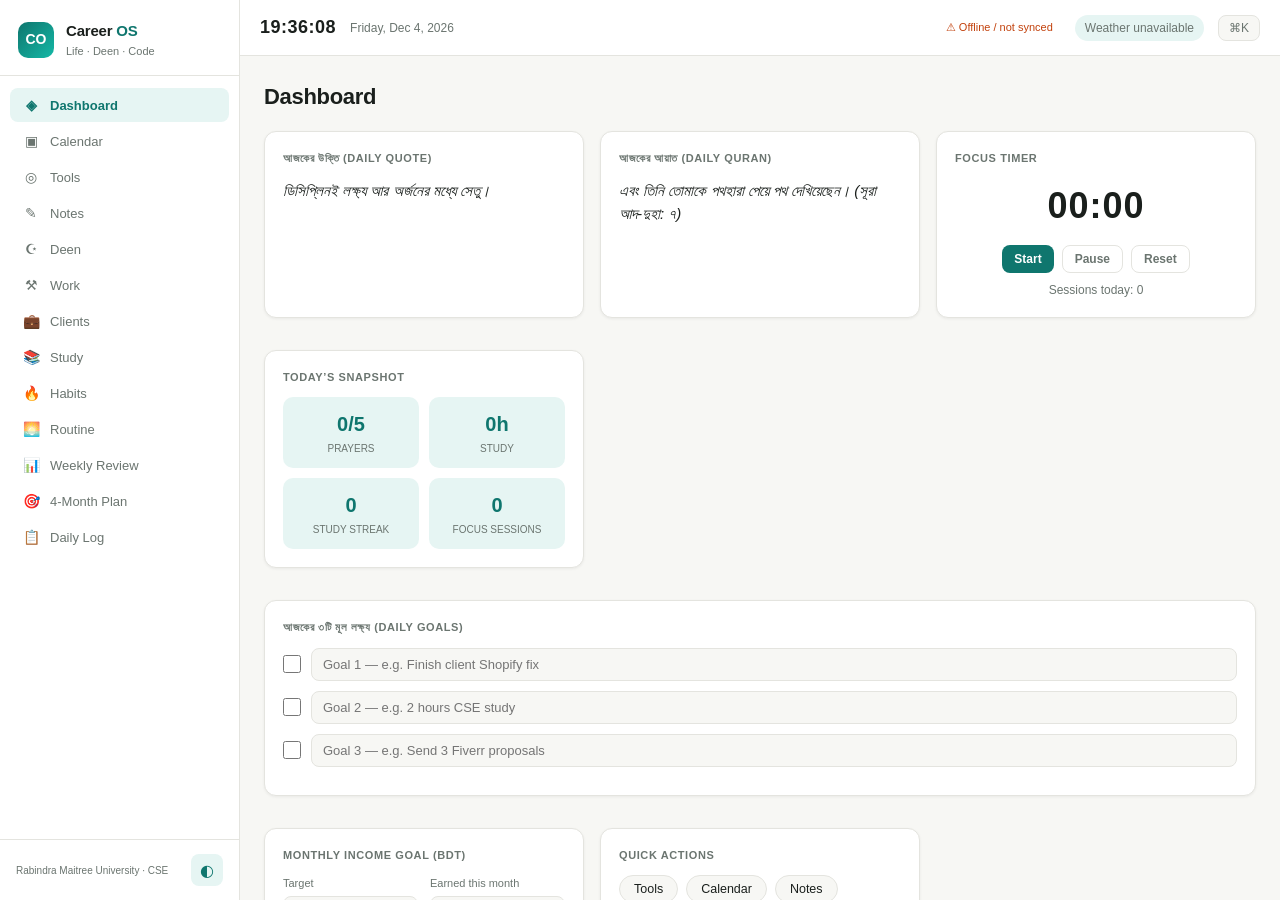
<file: index.html>
<!DOCTYPE html>
<html lang="en">
<head>
  <meta charset="UTF-8" />
  <meta name="viewport" content="width=device-width, initial-scale=1.0" />
  <meta name="theme-color" content="#0F766E" />
  <meta name="description" content="Career OS — All-in-one life, deen, study & work dashboard" />
  <link rel="manifest" href="manifest.json" />
  <link rel="icon" href="data:image/svg+xml,<svg xmlns='http://www.w3.org/2000/svg' viewBox='0 0 100 100'><text y='.9em' font-size='90'>🎯</text></svg>" />
  <title>Career OS</title>
  <link rel="stylesheet" href="styles.css" />
</head>
<body>
  <div id="app">
    <!-- SIDEBAR -->
    <aside class="sidebar" id="sidebar">
      <div class="sidebar-brand">
        <div class="logo">CO</div>
        <div>
          <div class="brand-name">Career <span>OS</span></div>
          <div class="brand-sub">Life · Deen · Code</div>
        </div>
      </div>

      <nav class="nav">
        <button class="nav-item active" data-view="dashboard"><span class="icon">◈</span> Dashboard</button>
        <button class="nav-item" data-view="calendar"><span class="icon">▣</span> Calendar</button>
        <button class="nav-item" data-view="tools"><span class="icon">◎</span> Tools</button>
        <button class="nav-item" data-view="notes"><span class="icon">✎</span> Notes</button>
        <button class="nav-item" data-view="deen"><span class="icon">☪</span> Deen</button>
        <button class="nav-item" data-view="work"><span class="icon">⚒</span> Work</button>
        <button class="nav-item" data-view="clients"><span class="icon">💼</span> Clients</button>
        <button class="nav-item" data-view="study"><span class="icon">📚</span> Study</button>
        <button class="nav-item" data-view="habits"><span class="icon">🔥</span> Habits</button>
        <button class="nav-item" data-view="routine"><span class="icon">🌅</span> Routine</button>
        <button class="nav-item" data-view="weekly"><span class="icon">📊</span> Weekly Review</button>
        <button class="nav-item" data-view="plan"><span class="icon">🎯</span> 4-Month Plan</button>
        <button class="nav-item" data-view="daily"><span class="icon">📋</span> Daily Log</button>
      </nav>

      <div class="sidebar-footer">
        <div class="uni-badge">Rabindra Maitree University · CSE</div>
        <button class="theme-btn" id="themeToggle" title="Toggle theme">◐</button>
      </div>
    </aside>

    <!-- MAIN -->
    <main class="main">
      <!-- TOP BAR -->
      <header class="topbar">
        <div class="topbar-left">
          <button class="menu-btn" id="menuBtn">☰</button>
          <div class="live-clock" id="liveClock">--:--:--</div>
          <div class="live-date" id="liveDate"></div>
        </div>
        <div class="topbar-right">
          <div class="weather-mini" id="weatherMini">Loading weather…</div>
          <button class="cmd-btn" id="cmdBtn" title="Command Palette (Ctrl+K)">⌘K</button>
        </div>
      </header>

      <!-- VIEWS -->
      <div class="content">
        <!-- DASHBOARD -->
        <section class="view active" id="view-dashboard">
          <div class="page-title">Dashboard</div>
          <div class="dash-grid">
            <div class="card quote-card">
              <div class="card-label">আজকের উক্তি (Daily Quote)</div>
              <p id="dailyQuote">Loading…</p>
            </div>
            <div class="card quran-card">
              <div class="card-label">আজকের আয়াত (Daily Quran)</div>
              <p id="dailyQuran">Loading…</p>
            </div>
            <div class="card">
              <div class="card-label">Focus Timer</div>
              <div class="timer-display" id="dashFocusTime">25:00</div>
              <div class="timer-controls">
                <button class="btn sm" onclick="startFocus()">Start</button>
                <button class="btn sm ghost" onclick="pauseFocus()">Pause</button>
                <button class="btn sm ghost" onclick="resetFocus()">Reset</button>
              </div>
              <div class="small muted" style="text-align:center;margin-top:8px;" id="focusCountLabel">Sessions today: 0</div>
            </div>
            <div class="card">
              <div class="card-label">Today’s Snapshot</div>
              <div class="kpi-row" id="dashKpis"></div>
            </div>

            <!-- Daily Goals -->
            <div class="card wide">
              <div class="card-label">আজকের ৩টি মূল লক্ষ্য (Daily Goals)</div>
              <div id="dailyGoalsBox">
                <div class="goal-row">
                  <input type="checkbox" id="goalCheck0" onchange="toggleGoal(0)" />
                  <input type="text" id="goalText0" placeholder="Goal 1 — e.g. Finish client Shopify fix" onchange="saveGoals()" />
                </div>
                <div class="goal-row">
                  <input type="checkbox" id="goalCheck1" onchange="toggleGoal(1)" />
                  <input type="text" id="goalText1" placeholder="Goal 2 — e.g. 2 hours CSE study" onchange="saveGoals()" />
                </div>
                <div class="goal-row">
                  <input type="checkbox" id="goalCheck2" onchange="toggleGoal(2)" />
                  <input type="text" id="goalText2" placeholder="Goal 3 — e.g. Send 3 Fiverr proposals" onchange="saveGoals()" />
                </div>
              </div>
            </div>

            <!-- Income Goal -->
            <div class="card">
              <div class="card-label">Monthly Income Goal (BDT)</div>
              <div class="row" style="margin-bottom:8px;">
                <div class="field">
                  <label>Target</label>
                  <input type="number" id="incomeTarget" value="50000" min="0" onchange="saveIncomeGoal()" />
                </div>
                <div class="field">
                  <label>Earned this month</label>
                  <input type="number" id="incomeEarned" value="0" min="0" onchange="saveIncomeGoal()" />
                </div>
              </div>
              <div class="progress-row">
                <div class="progress-track"><div class="progress-fill" id="incomeProgressFill" style="width:0%"></div></div>
                <div class="progress-pct" id="incomeProgressPct">0%</div>
              </div>
            </div>

            <div class="card">
              <div class="card-label">Quick Actions</div>
              <div class="quick-tools">
                <button class="tool-chip" onclick="switchView('tools')">Tools</button>
                <button class="tool-chip" onclick="switchView('calendar')">Calendar</button>
                <button class="tool-chip" onclick="switchView('notes')">Notes</button>
                <button class="tool-chip" onclick="switchView('deen')">Deen</button>
                <button class="tool-chip" onclick="switchView('work')">Work</button>
                <button class="tool-chip" onclick="exportData()">Export Backup</button>
              </div>
            </div>

            <div class="card wide">
              <div class="card-label">Music / Lofi</div>
              <div class="lofi-box">
                <input type="text" id="ytLink" placeholder="Paste YouTube link (lofi / study music)…" />
                <button class="btn" onclick="loadYoutube()">Play</button>
              </div>
              <div id="ytPlayer" class="yt-player"></div>
            </div>
          </div>
        </section>

        <!-- CALENDAR -->
        <section class="view" id="view-calendar">
          <div class="page-title">Calendar</div>
          <div class="card">
            <div class="cal-header">
              <button class="btn ghost" onclick="changeMonth(-1)">‹</button>
              <h2 id="calTitle">Month Year</h2>
              <button class="btn ghost" onclick="changeMonth(1)">›</button>
              <button class="btn sm" onclick="goToday()">Today</button>
            </div>
            <div class="cal-weekdays">
              <span>Sun</span><span>Mon</span><span>Tue</span><span>Wed</span><span>Thu</span><span>Fri</span><span>Sat</span>
            </div>
            <div class="cal-grid" id="calGrid"></div>
            <div class="cal-note" id="calNoteArea">
              <div class="card-label">Selected day note</div>
              <textarea id="calNoteInput" placeholder="Write something for this day…"></textarea>
              <button class="btn sm" onclick="saveCalNote()">Save note</button>
            </div>
          </div>
        </section>

        <!-- TOOLS -->
        <section class="view" id="view-tools">
          <div class="page-title">Tools</div>
          <div class="tools-grid">
            <!-- Calculator -->
            <div class="card">
              <div class="card-label">Calculator</div>
              <div class="calc">
                <input type="text" id="calcDisplay" readonly value="0" />
                <div class="calc-keys">
                  <button onclick="calcInput('C')">C</button>
                  <button onclick="calcInput('±')">±</button>
                  <button onclick="calcInput('%')">%</button>
                  <button class="op" onclick="calcInput('/')">÷</button>
                  <button onclick="calcInput('7')">7</button>
                  <button onclick="calcInput('8')">8</button>
                  <button onclick="calcInput('9')">9</button>
                  <button class="op" onclick="calcInput('*')">×</button>
                  <button onclick="calcInput('4')">4</button>
                  <button onclick="calcInput('5')">5</button>
                  <button onclick="calcInput('6')">6</button>
                  <button class="op" onclick="calcInput('-')">−</button>
                  <button onclick="calcInput('1')">1</button>
                  <button onclick="calcInput('2')">2</button>
                  <button onclick="calcInput('3')">3</button>
                  <button class="op" onclick="calcInput('+')">+</button>
                  <button class="zero" onclick="calcInput('0')">0</button>
                  <button onclick="calcInput('.')">.</button>
                  <button class="eq" onclick="calcInput('=')">=</button>
                </div>
              </div>
            </div>

            <!-- Currency -->
            <div class="card">
              <div class="card-label">Currency Converter</div>
              <div class="currency">
                <div class="row">
                  <input type="number" id="curAmount" value="1" min="0" step="any" />
                  <select id="curFrom">
                    <option value="USD">USD</option>
                    <option value="BDT" selected>BDT</option>
                    <option value="EUR">EUR</option>
                    <option value="GBP">GBP</option>
                    <option value="INR">INR</option>
                    <option value="SAR">SAR</option>
                  </select>
                </div>
                <div class="swap" onclick="swapCurrency()">⇅</div>
                <div class="row">
                  <input type="text" id="curResult" readonly />
                  <select id="curTo">
                    <option value="BDT">BDT</option>
                    <option value="USD" selected>USD</option>
                    <option value="EUR">EUR</option>
                    <option value="GBP">GBP</option>
                    <option value="INR">INR</option>
                    <option value="SAR">SAR</option>
                  </select>
                </div>
                <div class="cur-rate" id="curRate">Loading rates…</div>
                <button class="btn sm" onclick="convertCurrency()">Convert</button>
              </div>
            </div>

            <!-- Stopwatch -->
            <div class="card">
              <div class="card-label">Stopwatch</div>
              <div class="timer-display" id="stopwatchDisplay">00:00:00</div>
              <div class="timer-controls">
                <button class="btn sm" id="swStartBtn" onclick="toggleStopwatch()">Start</button>
                <button class="btn sm ghost" onclick="resetStopwatch()">Reset</button>
                <button class="btn sm ghost" onclick="lapStopwatch()">Lap</button>
              </div>
              <ul class="laps" id="lapsList"></ul>
            </div>

            <!-- Focus / Pomodoro -->
            <div class="card">
              <div class="card-label">Focus Timer (Pomodoro)</div>
              <div class="focus-modes">
                <button class="mode active" data-min="25" onclick="setFocusMode(25,this)">25m</button>
                <button class="mode" data-min="45" onclick="setFocusMode(45,this)">45m</button>
                <button class="mode" data-min="60" onclick="setFocusMode(60,this)">60m</button>
                <button class="mode" data-min="5" onclick="setFocusMode(5,this)">5m Break</button>
              </div>
              <div class="timer-display big" id="focusDisplay">25:00</div>
              <div class="timer-controls">
                <button class="btn" id="focusStartBtn" onclick="toggleFocus()">Start Focus</button>
                <button class="btn ghost" onclick="resetFocus()">Reset</button>
              </div>
              <div class="focus-status" id="focusStatus">Ready to focus</div>
            </div>

            <!-- Alarm -->
            <div class="card">
              <div class="card-label">Alarm</div>
              <div class="alarm-form">
                <input type="time" id="alarmTime" />
                <input type="text" id="alarmLabel" placeholder="Label (optional)" />
                <button class="btn sm" onclick="setAlarm()">Set Alarm</button>
              </div>
              <ul class="alarm-list" id="alarmList"></ul>
            </div>
          </div>
        </section>

        <!-- NOTES -->
        <section class="view" id="view-notes">
          <div class="page-title">Notes</div>
          <div class="notes-layout">
            <div class="notes-sidebar">
              <button class="btn full" onclick="newNote()">+ New Note</button>
              <ul class="notes-list" id="notesList"></ul>
            </div>
            <div class="notes-editor card">
              <input type="text" id="noteTitle" placeholder="Note title…" />
              <textarea id="noteBody" placeholder="Write freely… (supports basic markdown feel)"></textarea>
              <div class="note-actions">
                <button class="btn sm" onclick="saveNote()">Save</button>
                <button class="btn sm ghost danger" onclick="deleteNote()">Delete</button>
                <span class="note-meta" id="noteMeta"></span>
              </div>
            </div>
          </div>
        </section>

        <!-- DEEN -->
        <section class="view" id="view-deen">
          <div class="page-title">Deen</div>
          <div class="islamic-header">
            <h2>Today’s Deen</h2>
            <p>Small consistent acts — that’s what the Prophet ﷺ loved most.</p>
            <div class="streak-badge" id="prayerStreak">0 day streak · 0/5</div>
          </div>
          <div class="card">
            <div class="card-label">Prayers</div>
            <div class="prayer-grid" id="prayerGrid"></div>
          </div>
          <div class="card">
            <div class="card-label">Tasbih</div>
            <div class="tasbih-wrap">
              <button class="tasbih-btn" id="tasbihBtn" onclick="tapTasbih(1)">0</button>
              <div class="tasbih-label">SubhanAllah · Alhamdulillah · Allahu Akbar</div>
              <div class="tasbih-actions">
                <button class="btn sm ghost" onclick="tapTasbih(33)">+33</button>
                <button class="btn sm ghost" onclick="tapTasbih(100)">+100</button>
                <button class="btn sm ghost" onclick="resetTasbih()">Reset</button>
              </div>
            </div>
          </div>
          <div class="card">
            <div class="card-label">Qur’an today</div>
            <div class="row">
              <div class="field">
                <label>Pages</label>
                <input type="number" id="q_pages" min="0" onchange="updateQuranQuick()" />
              </div>
              <div class="field">
                <label>Minutes</label>
                <input type="number" id="q_minutes" min="0" onchange="updateQuranQuick()" />
              </div>
            </div>
            <label class="checkrow">
              <input type="checkbox" id="q_dua" onchange="updateDuaQuick()" /> Dua / Islamic reading done
            </label>
          </div>
          <div class="card">
            <div class="card-label">Surahs I’m learning</div>
            <div class="list-add">
              <input type="text" id="quranNew" placeholder="e.g. Surah Al-Mulk" />
              <button class="btn sm" onclick="addQuranItem()">Add</button>
            </div>
            <ul class="list-items" id="quranList"></ul>
          </div>
        </section>

        <!-- WORK -->
        <section class="view" id="view-work">
          <div class="page-title">Work</div>
          <div class="card">
            <div class="card-label">Freelance / Dev To-Do</div>
            <div class="list-add">
              <input type="text" id="taskNew" placeholder="e.g. Send 3 Upwork proposals" />
              <select id="taskPlatform">
                <option>Fiverr</option><option>Upwork</option><option>LinkedIn</option><option>Client work</option><option>Other</option>
              </select>
              <button class="btn sm" onclick="addTask()">Add</button>
            </div>
            <ul class="list-items" id="taskList"></ul>
          </div>
          <div class="card">
            <div class="card-label">Ideas Inbox</div>
            <div class="list-add">
              <input type="text" id="ideaNew" placeholder="Capture idea now…" />
              <select id="ideaTag">
                <option>Business</option><option>Content</option><option>Feature</option><option>Client</option><option>Other</option>
              </select>
              <button class="btn sm" onclick="addIdea()">Add</button>
            </div>
            <ul class="list-items" id="ideaList"></ul>
          </div>
        </section>

        <!-- STUDY -->
        <section class="view" id="view-study">
          <div class="page-title">Study</div>
          <div class="card">
            <div class="card-label">Topics & Roadmap</div>
            <div class="list-add">
              <input type="text" id="studyNew" placeholder="e.g. Data Structures — Arrays" />
              <button class="btn sm" onclick="addStudyItem()">Add</button>
            </div>
            <ul class="list-items" id="studyList"></ul>
          </div>
          <div class="card">
            <div class="card-label">Skill Roadmap</div>
            <ul class="list-items" id="skillList"></ul>
          </div>
        </section>

        <!-- HABITS -->
        <section class="view" id="view-habits">
          <div class="page-title">Habits (30 days)</div>
          <div class="card">
            <div class="habit-grid" id="habitGrid"></div>
          </div>
        </section>

        <!-- PLAN -->
        <section class="view" id="view-plan">
          <div class="page-title">4-Month Plan</div>
          <div class="card">
            <div class="row">
              <div class="field">
                <label>Plan title</label>
                <input type="text" id="plan_title" placeholder="e.g. Life reset — Aug to Nov 2026" />
              </div>
              <div class="field">
                <label>Target date</label>
                <input type="date" id="plan_target" />
              </div>
            </div>
            <div class="field">
              <label>Vision</label>
              <textarea id="plan_vision" placeholder="Where you want career, deen and life to be…"></textarea>
            </div>
            <button class="btn" onclick="savePlan()">Save Plan</button>
            <div id="planCountdown" class="small muted"></div>
          </div>
          <div class="card">
            <div class="card-label">Milestones</div>
            <div class="list-add">
              <input type="text" id="milestoneNew" placeholder="e.g. Land 2 recurring clients" />
              <select id="milestoneMonth">
                <option value="1">Month 1</option>
                <option value="2">Month 2</option>
                <option value="3">Month 3</option>
                <option value="4">Month 4</option>
              </select>
              <button class="btn sm" onclick="addMilestone()">Add</button>
            </div>
            <div class="progress-row">
              <div class="progress-label">Overall</div>
              <div class="progress-track"><div class="progress-fill" id="planProgressFill" style="width:0%"></div></div>
              <div class="progress-pct" id="planProgressPct">0%</div>
            </div>
            <ul class="list-items" id="milestoneList"></ul>
          </div>
        </section>

        <!-- DAILY LOG -->
        <section class="view" id="view-daily">
          <div class="page-title">Daily Log</div>
          <div class="card">
            <div class="subhead">Deen</div>
            <div class="row">
              <div class="field"><label>Quran pages</label><input type="number" id="d_quranPages" min="0" /></div>
              <div class="field"><label>Quran minutes</label><input type="number" id="d_quranMinutes" min="0" /></div>
              <div class="field"><label>Zikr count</label><input type="number" id="d_zikr" min="0" /></div>
            </div>
            <label class="checkrow"><input type="checkbox" id="d_duaRead" /> Dua / Islamic reading done</label>

            <div class="subhead">Work / Freelance</div>
            <div class="row">
              <div class="field"><label>Freelance hours</label><input type="number" id="d_freelance" step="0.5" min="0" /></div>
              <div class="field"><label>Coding study hours</label><input type="number" id="d_study" step="0.5" min="0" /></div>
              <div class="field"><label>GitHub commits</label><input type="number" id="d_commits" min="0" /></div>
            </div>
            <div class="row">
              <div class="field"><label>Proposals sent</label><input type="number" id="d_proposals" min="0" /></div>
              <div class="field"></div>
              <div class="field"></div>
            </div>
            <label class="checkrow"><input type="checkbox" id="d_fiverrTouch" /> Fiverr / portfolio touch</label>
            <label class="checkrow"><input type="checkbox" id="d_marketing" /> Marketing block done</label>

            <div class="subhead">Study & Health</div>
            <div class="row">
              <div class="field"><label>CSE / Job-exam hours</label><input type="number" id="d_gov" step="0.5" min="0" /></div>
              <div class="field"><label>English (min)</label><input type="number" id="d_english" min="0" /></div>
              <div class="field"><label>Exercise (min)</label><input type="number" id="d_exercise" min="0" /></div>
            </div>

            <div class="subhead">Money (BDT)</div>
            <div class="row">
              <div class="field"><label>Income today</label><input type="number" id="d_income" min="0" /></div>
              <div class="field"><label>Expenses today</label><input type="number" id="d_expenses" min="0" /></div>
            </div>

            <button class="btn" onclick="saveDaily()">Save Today’s Log</button>
            <span class="saved-msg" id="savedMsg">Saved</span>
          </div>
          <div class="card">
            <div class="card-label">Recent days</div>
            <div id="recentLog"></div>
          </div>
        </section>

        <!-- CLIENTS / ACTIVE PROJECTS -->
        <section class="view" id="view-clients">
          <div class="page-title">Active Clients & Projects</div>
          <div class="card">
            <div class="card-label">Add Client / Project</div>
            <div class="list-add">
              <input type="text" id="clientName" placeholder="Client or project name" />
              <select id="clientStatus">
                <option value="Active">Active</option>
                <option value="Waiting">Waiting on client</option>
                <option value="Revision">Revision</option>
                <option value="Completed">Completed</option>
              </select>
              <input type="date" id="clientDeadline" />
              <button class="btn sm" onclick="addClient()">Add</button>
            </div>
            <ul class="list-items" id="clientList"></ul>
          </div>
        </section>

        <!-- ROUTINE (Morning & Night Checklist) -->
        <section class="view" id="view-routine">
          <div class="page-title">Morning & Night Routine</div>
          <div class="card">
            <div class="card-label">🌅 Morning Checklist</div>
            <div id="morningList"></div>
            <button class="btn sm" style="margin-top:12px;" onclick="saveRoutine()">Save Morning</button>
          </div>
          <div class="card">
            <div class="card-label">🌙 Night Checklist</div>
            <div id="nightList"></div>
            <button class="btn sm" style="margin-top:12px;" onclick="saveRoutine()">Save Night</button>
          </div>
        </section>

        <!-- WEEKLY REVIEW -->
        <section class="view" id="view-weekly">
          <div class="page-title">Weekly Review</div>
          <div class="card">
            <div class="card-label">Last 7 Days Summary</div>
            <div id="weeklySummary"></div>
          </div>
          <div class="card">
            <div class="card-label">Freelance vs Study Hours (7 days)</div>
            <div id="weeklyTimeBars"></div>
          </div>
          <div class="card">
            <div class="card-label">Your Reflection</div>
            <textarea id="weeklyReflection" placeholder="What went well? What needs improvement? What will you focus on next week?" style="min-height:120px;"></textarea>
            <button class="btn" style="margin-top:10px;" onclick="saveWeeklyReflection()">Save Reflection</button>
            <span class="saved-msg" id="savedWeekly">Saved</span>
          </div>
        </section>
      </div>
    </main>
  </div>

  <!-- COMMAND PALETTE -->
  <div class="cmd-overlay" id="cmdOverlay">
    <div class="cmd-box">
      <input type="text" id="cmdInput" placeholder="Type a command or search…" autocomplete="off" />
      <ul id="cmdResults"></ul>
    </div>
  </div>

  <!-- STICKY NOTES CONTAINER -->
  <div id="stickyContainer"></div>

  <script src="app.js"></script>
  <script>
    if ('serviceWorker' in navigator) {
      navigator.serviceWorker.register('sw.js').catch(() => {});
    }
  </script>
</body>
</html>
</file>
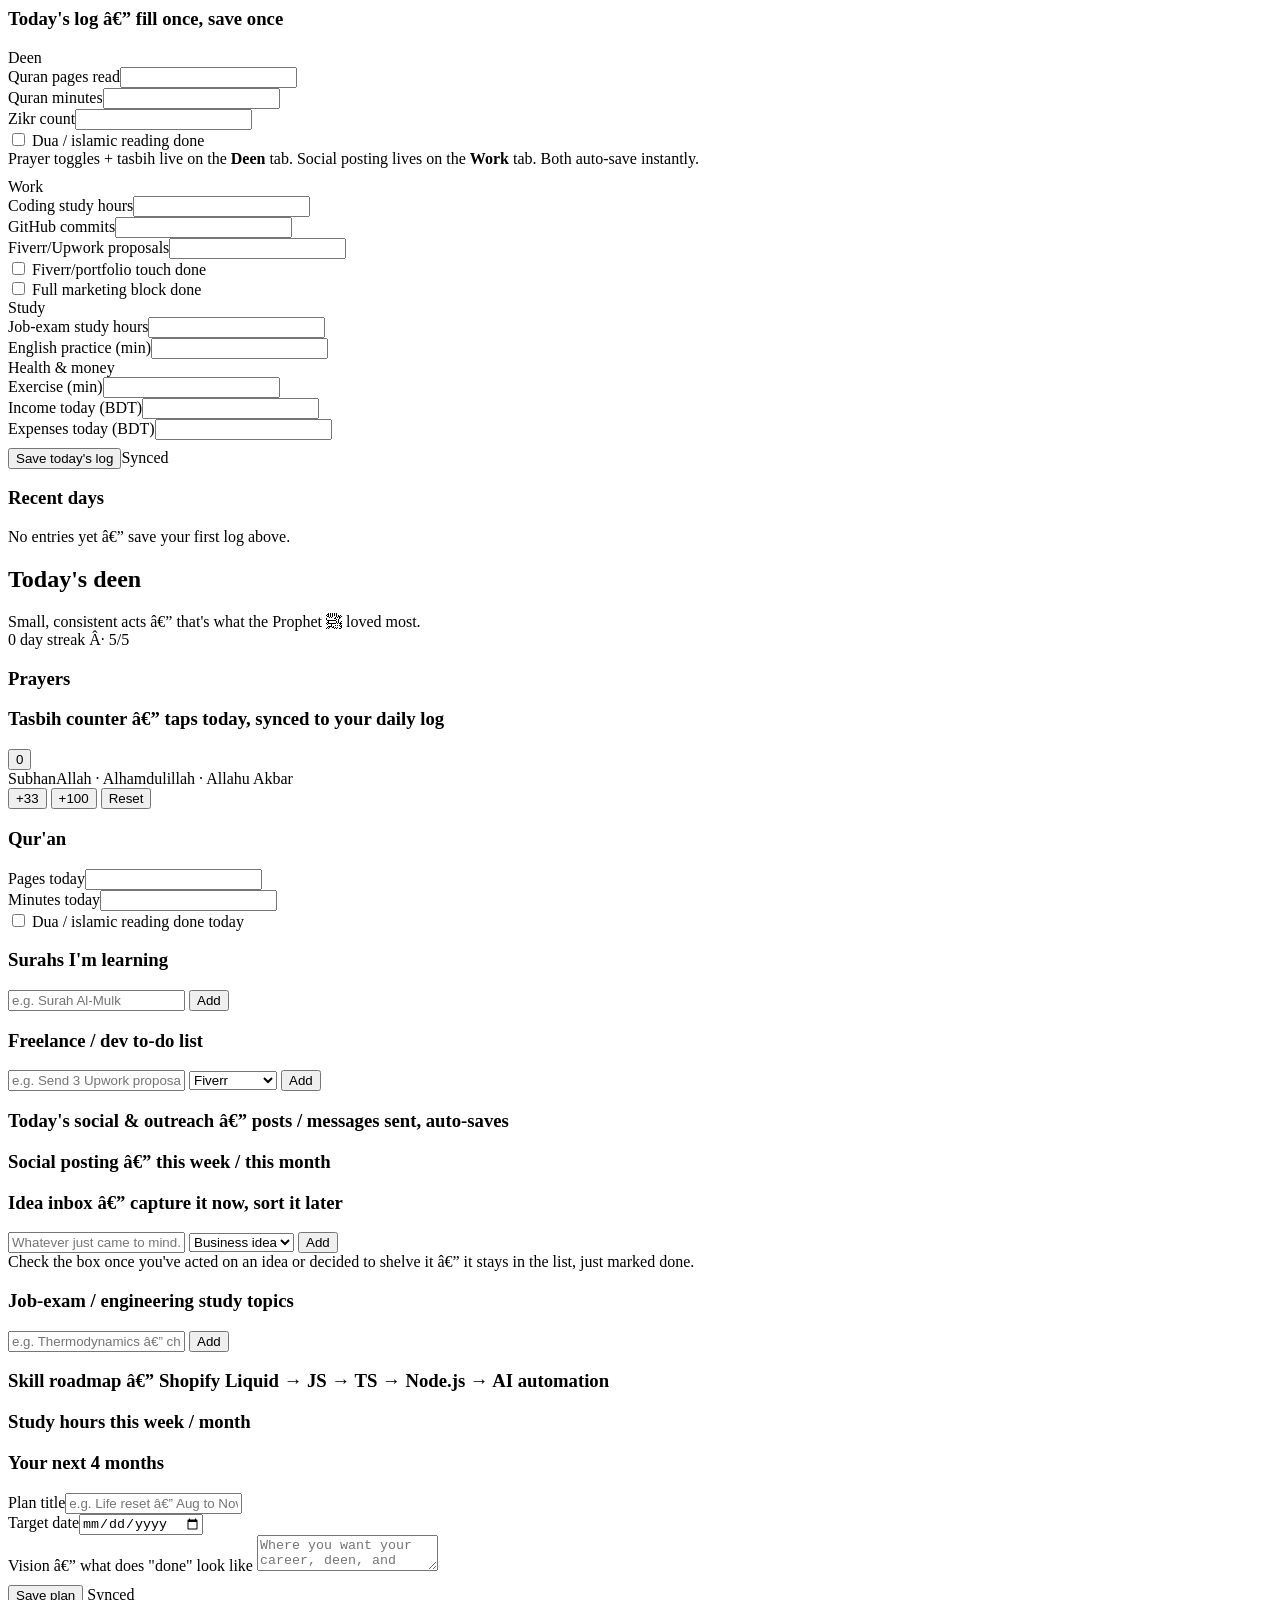
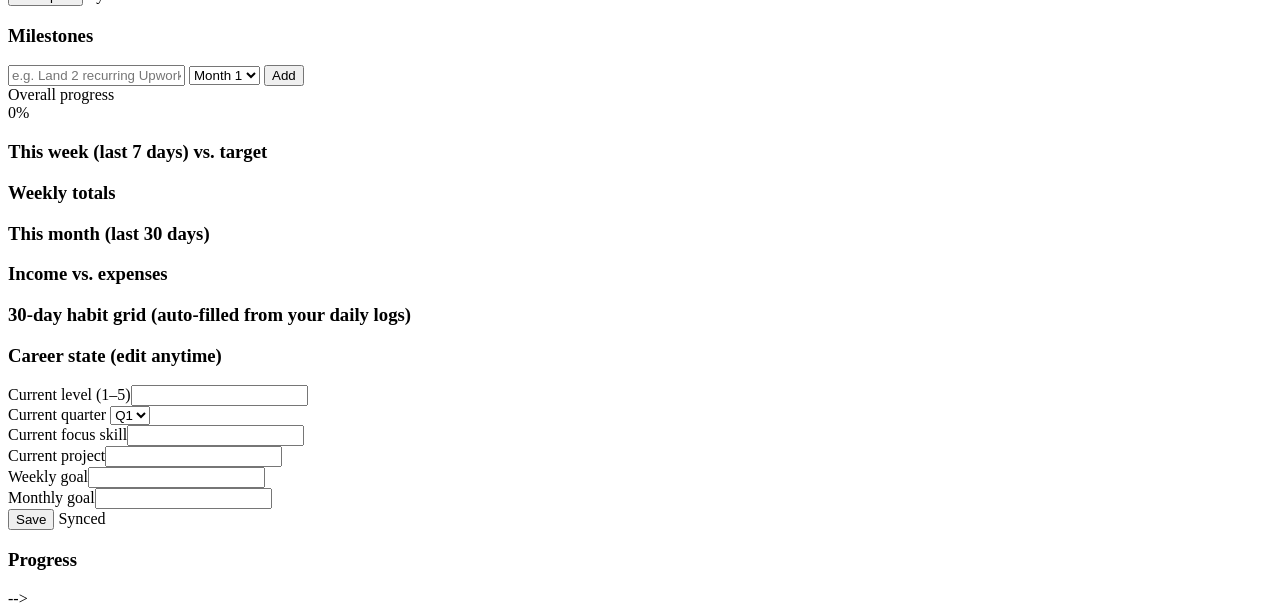
<file: index-old.html>
<!-- 

<!DOCTYPE html>
<html>
<head>
<meta charset="UTF-8">
<meta name="viewport" content="width=device-width, initial-scale=1.0">
<title>Career OS Tracker</title>
<style>
  * { box-sizing: border-box; }
  body {
    margin: 0;
    font-family: -apple-system, BlinkMacSystemFont, 'Segoe UI', Roboto, sans-serif;
    background: #FAFAF7;
    color: #1C1C1E;
  }
  #app { max-width: 860px; margin: 0 auto; padding: 24px 20px 60px; }
  .brand { display:flex; justify-content:space-between; align-items:center; margin-bottom: 18px; }
  .brand h1 { font-size: 15px; font-weight: 700; margin:0; letter-spacing:0.2px; }
  .brand h1 span { color:#0F766E; }
  .brand .date { font-size: 11.5px; color:#8A9490; }
  .tabs { display:flex; gap:4px; margin-bottom:18px; border-bottom:1px solid #E4E4DF; flex-wrap:wrap; }
  .tab {
    padding:8px 10px; font-size:11.5px; font-weight:600; color:#6B7570;
    cursor:pointer; border-bottom:2px solid transparent; user-select:none; white-space:nowrap;
  }
  .tab.active { color:#0F766E; border-bottom-color:#0F766E; }
  .view { display:none; }
  .view.active { display:block; }
  .card {
    background:#fff; border:1px solid #E7E7E1; border-radius:12px;
    padding:16px 18px; margin-bottom:14px;
  }
  .card h3 { font-size:13px; font-weight:700; margin:0 0 12px; color:#14201C; }
  .card h3 .small { font-weight:500; }
  .row { display:flex; gap:10px; margin-bottom:10px; flex-wrap:wrap; }
  .field { flex:1; min-width:120px; }
  .field label { display:block; font-size:11px; color:#6B7570; margin-bottom:4px; }
  .field input[type=number], .field input[type=text], .field input[type=date], .field textarea {
    width:100%; padding:7px 9px; border:1px solid #D8D8D2; border-radius:7px;
    font-size:13px; background:#FCFCFA; font-family:inherit;
  }
  .field textarea { resize:vertical; min-height:60px; }
  .field input:focus, .field textarea:focus { outline:none; border-color:#0F766E; }
  .checkrow { display:flex; align-items:center; gap:8px; margin-bottom:8px; font-size:12.5px; }
  .checkrow input { width:16px; height:16px; accent-color:#0F766E; }
  button.primary {
    background:#14201C; color:#fff; border:none; border-radius:8px;
    padding:9px 16px; font-size:12.5px; font-weight:600; cursor:pointer;
  }
  button.primary:hover { background:#0F766E; }
  button.primary:disabled { opacity:0.5; cursor:default; }
  button.ghost {
    background:none; border:1px solid #D8D8D2; border-radius:7px; color:#6B7570;
    font-size:11.5px; padding:6px 10px; cursor:pointer;
  }
  button.ghost:hover { border-color:#0F766E; color:#0F766E; }
  .kpi-grid { display:flex; gap:10px; flex-wrap:wrap; margin-bottom:14px; }
  .kpi { flex:1; min-width:130px; background:#14201C; color:#fff; border-radius:10px; padding:12px 14px; }
  .kpi .num { font-size:18px; font-weight:700; }
  .kpi .lab { font-size:10px; color:#B7C4C0; text-transform:uppercase; letter-spacing:0.5px; margin-top:3px; }
  .progress-row { display:flex; align-items:center; gap:8px; margin-bottom:9px; }
  .progress-label { width:160px; font-size:11.5px; color:#333; flex-shrink:0; }
  .progress-track { flex:1; height:8px; background:#ECECE6; border-radius:5px; overflow:hidden; }
  .progress-fill { height:100%; background:linear-gradient(90deg,#0F766E,#14B8A6); }
  .progress-pct { width:50px; text-align:right; font-size:11px; color:#666; flex-shrink:0; }
  table.log { width:100%; border-collapse:collapse; font-size:11.5px; }
  table.log th { text-align:left; font-size:10px; text-transform:uppercase; color:#8A9490; padding:6px 6px; border-bottom:1px solid #E4E4DF; }
  table.log td { padding:6px 6px; border-bottom:1px solid #F0F0EB; }
  .habit-grid { display:grid; grid-template-columns: repeat(auto-fill, minmax(150px,1fr)); gap:14px; }
  .habit-col h4 { font-size:11.5px; margin:0 0 8px; color:#14201C; }
  .habit-boxes { display:flex; flex-wrap:wrap; gap:3px; }
  .hb { width:14px; height:14px; border-radius:3px; background:#ECECE6; }
  .hb.on { background:#0F766E; }
  .hb.islamic-on { background:#0B6E4F; }
  .small { font-size:11px; color:#6B7570; }
  .saved-msg { font-size:11.5px; color:#0F766E; margin-left:10px; opacity:0; transition:opacity 0.3s; }
  .saved-msg.show { opacity:1; }
  .empty { font-size:12px; color:#8A9490; padding:14px 0; text-align:center; }
  select { padding:7px 9px; border:1px solid #D8D8D2; border-radius:7px; font-size:13px; background:#FCFCFA; }
  .setup-banner {
    background:#FDF6E7; border:1px solid #EFDDAF; border-radius:10px;
    padding:14px 16px; margin-bottom:18px; font-size:12.5px; color:#6B4F0A;
  }
  .setup-banner code { background:#fff; padding:1px 5px; border-radius:4px; }
  .subhead { font-size:11px; font-weight:700; text-transform:uppercase; letter-spacing:0.5px; color:#8A9490; margin:16px 0 8px; }
  .subhead:first-child { margin-top:0; }

  /* ---- Islamic module ---- */
  .islamic-header {
    background: linear-gradient(120deg,#0B4F3F,#0F766E 60%,#0B4F3F);
    border-radius:12px; padding:16px 18px; margin-bottom:14px; color:#fff;
    position:relative; overflow:hidden;
  }
  .islamic-header::after {
    content:""; position:absolute; inset:0; opacity:0.16; pointer-events:none;
    background-image: url("data:image/svg+xml;utf8,<svg xmlns='http://www.w3.org/2000/svg' width='60' height='60'><path d='M30 4 L36 24 L56 24 L40 36 L46 56 L30 44 L14 56 L20 36 L4 24 L24 24 Z' fill='none' stroke='%23E7D9A9' stroke-width='1'/></svg>");
    background-size:60px 60px;
  }
  .islamic-header h2 { font-size:14px; margin:0 0 3px; font-weight:700; position:relative; }
  .islamic-header .sub { font-size:11.5px; color:#CFE8DE; position:relative; }
  .streak-badge {
    display:inline-flex; align-items:center; gap:5px; background:rgba(255,255,255,0.14);
    border-radius:20px; padding:4px 11px; font-size:11.5px; margin-top:8px; position:relative;
  }
  .prayer-grid { display:flex; gap:8px; flex-wrap:wrap; }
  .prayer-btn {
    flex:1; min-width:80px; text-align:center; padding:12px 6px; border-radius:10px;
    border:1.5px solid #E1E7E4; background:#F7FAF9; cursor:pointer; user-select:none;
    font-size:12px; font-weight:600; color:#4A5550; transition:all 0.15s;
  }
  .prayer-btn .mark { display:block; font-size:16px; margin-bottom:4px; }
  .prayer-btn.on { background:#0B6E4F; border-color:#0B6E4F; color:#fff; }
  .tasbih-wrap { text-align:center; padding:6px 0 4px; }
  .tasbih-btn {
    width:132px; height:132px; border-radius:50%; border:none; cursor:pointer;
    background:radial-gradient(circle at 35% 30%,#14B08A,#0B4F3F); color:#fff;
    font-size:30px; font-weight:700; margin:0 auto; display:flex; align-items:center; justify-content:center;
    box-shadow:0 6px 18px rgba(11,79,63,0.25);
  }
  .tasbih-btn:active { transform:scale(0.96); }
  .tasbih-label { font-size:11px; color:#8A9490; margin-top:8px; }
  .tasbih-actions { display:flex; gap:8px; justify-content:center; margin-top:10px; }

  /* ---- Lists (tasks / study / ideas / quran / milestones) ---- */
  .list-add-row { display:flex; gap:8px; margin-bottom:12px; flex-wrap:wrap; }
  .list-add-row input[type=text] { flex:2; min-width:140px; padding:8px 10px; border:1px solid #D8D8D2; border-radius:7px; font-size:13px; }
  .list-add-row select { flex:1; min-width:100px; }
  .list-items { list-style:none; margin:0; padding:0; }
  .list-item {
    display:flex; align-items:center; gap:10px; padding:8px 2px; border-bottom:1px solid #F0F0EB; font-size:13px;
  }
  .list-item:last-child { border-bottom:none; }
  .list-item input[type=checkbox] { width:16px; height:16px; accent-color:#0F766E; flex-shrink:0; }
  .list-item .txt { flex:1; }
  .list-item .txt.done { text-decoration:line-through; color:#A3ACA7; }
  .tag { font-size:10px; padding:2px 7px; border-radius:20px; background:#EEF3F1; color:#5B6A64; flex-shrink:0; white-space:nowrap; }
  .list-item .del { background:none; border:none; color:#C9C9C2; cursor:pointer; font-size:14px; flex-shrink:0; }
  .list-item .del:hover { color:#D85A30; }

  /* ---- Social grid ---- */
  .social-grid { display:grid; grid-template-columns: repeat(auto-fill, minmax(130px,1fr)); gap:10px; }
  .social-field label { display:flex; align-items:center; gap:5px; font-size:11px; color:#6B7570; margin-bottom:4px; }
  .social-field input { width:100%; padding:7px 9px; border:1px solid #D8D8D2; border-radius:7px; font-size:13px; }
  table.social-table { width:100%; border-collapse:collapse; font-size:12px; }
  table.social-table th { text-align:left; font-size:10px; text-transform:uppercase; color:#8A9490; padding:6px; border-bottom:1px solid #E4E4DF; }
  table.social-table td { padding:6px; border-bottom:1px solid #F0F0EB; }
</style>
</head>
<body>
<div id="app">

  <div class="brand">
    <h1>CAREER <span>OS</span> &middot; Tracker</h1>
    <div class="date" id="statusLabel"></div>
  </div>

  <div id="setupBanner" style="display:none;" class="setup-banner">
    Not connected yet. Open this file, find the <code>SUPABASE_URL</code> and <code>SUPABASE_KEY</code>
    lines near the bottom, and paste in your project's values from Supabase &rarr; Project Settings &rarr; API.
  </div>

  <div class="tabs">
    <div class="tab active" data-view="daily">Daily</div>
    <div class="tab" data-view="islamic">Deen</div>
    <div class="tab" data-view="work">Work</div>
    <div class="tab" data-view="ideas">Ideas</div>
    <div class="tab" data-view="study">Study</div>
    <div class="tab" data-view="plan">4-Month Plan</div>
    <div class="tab" data-view="weekly">Weekly</div>
    <div class="tab" data-view="monthly">Monthly</div>
    <div class="tab" data-view="habits">Habits</div>
    <div class="tab" data-view="dashboard">Dashboard</div>
  </div>

  <!-- DAILY -->
  <div class="view active" id="view-daily">
    <div class="card">
      <h3>Today's log <span class="small">— fill once, save once</span></h3>

      <div class="subhead">Deen</div>
      <div class="row">
        <div class="field"><label>Quran pages read</label><input type="number" id="d_quranPages" min="0"></div>
        <div class="field"><label>Quran minutes</label><input type="number" id="d_quranMinutes" min="0"></div>
        <div class="field"><label>Zikr count</label><input type="number" id="d_zikr" min="0"></div>
      </div>
      <div class="checkrow"><input type="checkbox" id="d_duaRead"> <label for="d_duaRead">Dua / islamic reading done</label></div>
      <div class="small" style="margin-bottom:10px;">Prayer toggles + tasbih live on the <b>Deen</b> tab. Social posting lives on the <b>Work</b> tab. Both auto-save instantly.</div>

      <div class="subhead">Work</div>
      <div class="row">
        <div class="field"><label>Coding study hours</label><input type="number" id="d_study" step="0.5" min="0"></div>
        <div class="field"><label>GitHub commits</label><input type="number" id="d_commits" min="0"></div>
        <div class="field"><label>Fiverr/Upwork proposals</label><input type="number" id="d_proposals" min="0"></div>
      </div>
      <div class="checkrow"><input type="checkbox" id="d_fiverrTouch"> <label for="d_fiverrTouch">Fiverr/portfolio touch done</label></div>
      <div class="checkrow"><input type="checkbox" id="d_marketing"> <label for="d_marketing">Full marketing block done</label></div>

      <div class="subhead">Study</div>
      <div class="row">
        <div class="field"><label>Job-exam study hours</label><input type="number" id="d_gov" step="0.5" min="0"></div>
        <div class="field"><label>English practice (min)</label><input type="number" id="d_english" min="0"></div>
        <div class="field"></div>
      </div>

      <div class="subhead">Health &amp; money</div>
      <div class="row">
        <div class="field"><label>Exercise (min)</label><input type="number" id="d_exercise" min="0"></div>
        <div class="field"><label>Income today (BDT)</label><input type="number" id="d_income" min="0"></div>
        <div class="field"><label>Expenses today (BDT)</label><input type="number" id="d_expenses" min="0"></div>
      </div>

      <div style="margin-top:8px; display:flex; align-items:center;">
        <button class="primary" id="saveBtn" onclick="saveDaily()">Save today's log</button>
        <span class="saved-msg" id="savedMsg">Synced</span>
      </div>
    </div>

    <div class="card">
      <h3>Recent days</h3>
      <div id="recentLog"><div class="empty">No entries yet — save your first log above.</div></div>
    </div>
  </div>

  <!-- ISLAMIC / DEEN -->
  <div class="view" id="view-islamic">
    <div class="islamic-header">
      <h2>Today's deen</h2>
      <div class="sub">Small, consistent acts — that's what the Prophet &#65018; loved most.</div>
      <div class="streak-badge" id="prayerStreak">0 day streak · 5/5</div>
    </div>

    <div class="card">
      <h3>Prayers</h3>
      <div class="prayer-grid" id="prayerGrid"></div>
    </div>

    <div class="card">
      <h3>Tasbih counter <span class="small">— taps today, synced to your daily log</span></h3>
      <div class="tasbih-wrap">
        <button class="tasbih-btn" id="tasbihBtn" onclick="tapTasbih(1)">0</button>
        <div class="tasbih-label">SubhanAllah &middot; Alhamdulillah &middot; Allahu Akbar</div>
        <div class="tasbih-actions">
          <button class="ghost" onclick="tapTasbih(33)">+33</button>
          <button class="ghost" onclick="tapTasbih(100)">+100</button>
          <button class="ghost" onclick="resetTasbih()">Reset</button>
        </div>
      </div>
    </div>

    <div class="card">
      <h3>Qur'an</h3>
      <div class="row">
        <div class="field"><label>Pages today</label><input type="number" id="q_pages" min="0" onchange="updateQuranQuick()"></div>
        <div class="field"><label>Minutes today</label><input type="number" id="q_minutes" min="0" onchange="updateQuranQuick()"></div>
      </div>
      <div class="checkrow"><input type="checkbox" id="q_dua" onchange="updateDuaQuick()"> <label for="q_dua">Dua / islamic reading done today</label></div>
    </div>

    <div class="card">
      <h3>Surahs I'm learning</h3>
      <div class="list-add-row">
        <input type="text" id="quranNew" placeholder="e.g. Surah Al-Mulk">
        <button class="primary" onclick="addQuranItem()">Add</button>
      </div>
      <ul class="list-items" id="quranList"></ul>
    </div>
  </div>

  <!-- WORK -->
  <div class="view" id="view-work">
    <div class="card">
      <h3>Freelance / dev to-do list</h3>
      <div class="list-add-row">
        <input type="text" id="taskNew" placeholder="e.g. Send 3 Upwork proposals">
        <select id="taskPlatform">
          <option>Fiverr</option><option>Upwork</option><option>LinkedIn</option><option>Client work</option><option>Other</option>
        </select>
        <button class="primary" onclick="addTask()">Add</button>
      </div>
      <ul class="list-items" id="taskList"></ul>
    </div>

    <div class="card">
      <h3>Today's social &amp; outreach <span class="small">— posts / messages sent, auto-saves</span></h3>
      <div class="social-grid" id="socialGrid"></div>
    </div>

    <div class="card">
      <h3>Social posting — this week / this month</h3>
      <div id="socialStatsTable"></div>
    </div>
  </div>

  <!-- IDEAS -->
  <div class="view" id="view-ideas">
    <div class="card">
      <h3>Idea inbox <span class="small">— capture it now, sort it later</span></h3>
      <div class="list-add-row">
        <input type="text" id="ideaNew" placeholder="Whatever just came to mind...">
        <select id="ideaTag">
          <option>Business idea</option><option>Content idea</option><option>Feature idea</option><option>Client idea</option><option>Other</option>
        </select>
        <button class="primary" onclick="addIdea()">Add</button>
      </div>
      <div class="small" style="margin-bottom:10px;">Check the box once you've acted on an idea or decided to shelve it — it stays in the list, just marked done.</div>
      <ul class="list-items" id="ideaList"></ul>
    </div>
  </div>

  <!-- STUDY -->
  <div class="view" id="view-study">
    <div class="card">
      <h3>Job-exam / engineering study topics</h3>
      <div class="list-add-row">
        <input type="text" id="studyNew" placeholder="e.g. Thermodynamics — chapter 4">
        <button class="primary" onclick="addStudyItem()">Add</button>
      </div>
      <ul class="list-items" id="studyList"></ul>
    </div>

    <div class="card">
      <h3>Skill roadmap <span class="small">— Shopify Liquid &rarr; JS &rarr; TS &rarr; Node.js &rarr; AI automation</span></h3>
      <ul class="list-items" id="skillList"></ul>
    </div>

    <div class="card">
      <h3>Study hours this week / month</h3>
      <div id="studyStats" class="small"></div>
    </div>
  </div>

  <!-- 4-MONTH PLAN -->
  <div class="view" id="view-plan">
    <div class="card">
      <h3>Your next 4 months</h3>
      <div class="row">
        <div class="field"><label>Plan title</label><input type="text" id="plan_title" placeholder="e.g. Life reset — Aug to Nov 2026"></div>
        <div class="field"><label>Target date</label><input type="date" id="plan_target"></div>
      </div>
      <div class="field" style="margin-bottom:10px;">
        <label>Vision — what does "done" look like</label>
        <textarea id="plan_vision" placeholder="Where you want your career, deen, and life to be in 4 months..."></textarea>
      </div>
      <button class="primary" onclick="savePlan()">Save plan</button>
      <span class="saved-msg" id="savedMsgPlan">Synced</span>
      <div id="planCountdown" class="small" style="margin-top:10px;"></div>
    </div>

    <div class="card">
      <h3>Milestones</h3>
      <div class="list-add-row">
        <input type="text" id="milestoneNew" placeholder="e.g. Land 2 recurring Upwork clients">
        <select id="milestoneMonth">
          <option value="1">Month 1</option><option value="2">Month 2</option><option value="3">Month 3</option><option value="4">Month 4</option>
        </select>
        <button class="primary" onclick="addMilestone()">Add</button>
      </div>
      <div class="progress-row">
        <div class="progress-label">Overall progress</div>
        <div class="progress-track"><div class="progress-fill" id="planProgressFill" style="width:0%"></div></div>
        <div class="progress-pct" id="planProgressPct">0%</div>
      </div>
      <ul class="list-items" id="milestoneList"></ul>
    </div>
  </div>

  <!-- WEEKLY -->
  <div class="view" id="view-weekly">
    <div class="card">
      <h3>This week (last 7 days) vs. target</h3>
      <div id="weeklyBars"></div>
    </div>
    <div class="card">
      <h3>Weekly totals</h3>
      <div id="weeklyTotals" class="small"></div>
    </div>
  </div>

  <!-- MONTHLY -->
  <div class="view" id="view-monthly">
    <div class="card">
      <h3>This month (last 30 days)</h3>
      <div id="monthlyStats"></div>
    </div>
    <div class="card">
      <h3>Income vs. expenses</h3>
      <div id="moneyStats" class="small"></div>
    </div>
  </div>

  <!-- HABITS -->
  <div class="view" id="view-habits">
    <div class="card">
      <h3>30-day habit grid <span class="small">(auto-filled from your daily logs)</span></h3>
      <div class="habit-grid" id="habitGrid"></div>
    </div>
  </div>

  <!-- DASHBOARD -->
  <div class="view" id="view-dashboard">
    <div class="card">
      <h3>Career state <span class="small">(edit anytime)</span></h3>
      <div class="row">
        <div class="field"><label>Current level (1&ndash;5)</label><input type="text" id="cfg_level"></div>
        <div class="field"><label>Current quarter</label>
          <select id="cfg_quarter">
            <option>Q1</option><option>Q2</option><option>Q3</option><option>Q4</option>
          </select>
        </div>
        <div class="field"><label>Current focus skill</label><input type="text" id="cfg_skill"></div>
      </div>
      <div class="row">
        <div class="field"><label>Current project</label><input type="text" id="cfg_project"></div>
        <div class="field"><label>Weekly goal</label><input type="text" id="cfg_weekly"></div>
        <div class="field"><label>Monthly goal</label><input type="text" id="cfg_monthly"></div>
      </div>
      <button class="primary" onclick="saveConfig()">Save</button>
      <span class="saved-msg" id="savedMsgCfg">Synced</span>
    </div>

    <div class="card">
      <h3>Progress</h3>
      <div class="kpi-grid" id="kpiGrid"></div>
      <div class="kpi-grid" id="kpiGrid2"></div>
      <div class="kpi-grid" id="kpiGrid3"></div>
      <div id="dashProgress"></div>
    </div>
  </div>

</div>

<script>
/* =======================================================
   CONNECT YOUR DATABASE — replace these two lines
   Find them in Supabase: Project Settings -> API
   ======================================================= */
const SUPABASE_URL = 'https://frehsfpmrlfczmwprmud.supabase.co';
const SUPABASE_KEY = 'sb_publishable_cE6mGG-E7ahRgAYd9uF0MA_hYkVDi8e';
/* ======================================================= */

const isConfigured = !SUPABASE_URL.includes('YOUR-PROJECT') && !SUPABASE_KEY.includes('YOUR-ANON');

const PRAYERS = [
  { key:'fajr', label:'Fajr', mark:'☾' },
  { key:'dhuhr', label:'Dhuhr', mark:'☀' },
  { key:'asr', label:'Asr', mark:'☀' },
  { key:'maghrib', label:'Maghrib', mark:'☀' },
  { key:'isha', label:'Isha', mark:'☾' }
];
const DEFAULT_SKILLS = [
  'Shopify Liquid', 'JavaScript', 'TypeScript', 'Node.js', 'AI automation (n8n & LLM APIs)'
];
const SOCIAL_PLATFORMS = [
  { key:'instagram', label:'Instagram' },
  { key:'facebook', label:'Facebook' },
  { key:'whatsapp', label:'WhatsApp' },
  { key:'emails', label:'Emails' },
  { key:'linkedin', label:'LinkedIn' },
  { key:'x', label:'X' },
  { key:'youtube', label:'YouTube' },
  { key:'tiktok', label:'TikTok' }
];

const todayStr = () => {
  const d = new Date();
  return d.getFullYear() + '-' + String(d.getMonth()+1).padStart(2,'0') + '-' + String(d.getDate()).padStart(2,'0');
};
document.getElementById('statusLabel').textContent = new Date().toLocaleDateString('en-US', { weekday:'long', month:'short', day:'numeric' });

let entries = {};
let config = { level:'', quarter:'Q1', skill:'', project:'', weekly:'', monthly:'' };
let tasks = [];
let study = [];
let skills = null;
let quran = [];
let ideas = [];
let milestones = [];
let plan = { title:'', target:'', vision:'' };
let tasbihSaveTimer = null;
let socialSaveTimer = null;

function headers() {
  return {
    apikey: SUPABASE_KEY,
    Authorization: 'Bearer ' + SUPABASE_KEY,
    'Content-Type': 'application/json'
  };
}

async function dbLoad(id) {
  const res = await fetch(`${SUPABASE_URL}/rest/v1/tracker_data?id=eq.${id}&select=payload`, { headers: headers() });
  if (!res.ok) throw new Error('load failed');
  const rows = await res.json();
  return rows[0] ? rows[0].payload : null;
}

async function dbSave(id, payload) {
  const res = await fetch(`${SUPABASE_URL}/rest/v1/tracker_data`, {
    method: 'POST',
    headers: { ...headers(), Prefer: 'resolution=merge-duplicates' },
    body: JSON.stringify({ id, payload, updated_at: new Date().toISOString() })
  });
  if (!res.ok) throw new Error('save failed');
}

function newId() { return Date.now().toString(36) + Math.random().toString(36).slice(2,6); }

async function loadAll() {
  if (!isConfigured) {
    document.getElementById('setupBanner').style.display = 'block';
    document.getElementById('saveBtn').disabled = true;
    skills = DEFAULT_SKILLS.map(t => ({ id:newId(), text:t, done:false }));
    renderEverything();
    return;
  }
  try {
    entries = (await dbLoad('entries')) || {};
    config = (await dbLoad('config')) || config;
    tasks = (await dbLoad('tasks')) || [];
    study = (await dbLoad('study')) || [];
    quran = (await dbLoad('quran')) || [];
    ideas = (await dbLoad('ideas')) || [];
    milestones = (await dbLoad('milestones')) || [];
    plan = (await dbLoad('plan')) || plan;
    skills = await dbLoad('skills');
    if (!skills) {
      skills = DEFAULT_SKILLS.map(t => ({ id:newId(), text:t, done:false }));
      await dbSave('skills', skills);
    }
  } catch (e) {
    console.error(e);
    document.getElementById('setupBanner').style.display = 'block';
    document.getElementById('setupBanner').textContent = 'Could not reach the database. Check your Supabase URL/key and that the table exists.';
    if (!skills) skills = DEFAULT_SKILLS.map(t => ({ id:newId(), text:t, done:false }));
  }
  renderEverything();
}

function renderEverything() {
  populateTodayForm();
  populateConfigForm();
  populatePlanForm();
  renderRecent();
  renderWeekly();
  renderMonthly();
  renderHabits();
  renderDashboard();
  renderPrayerGrid();
  renderTasbih();
  renderQuranQuickFields();
  renderQuranList();
  renderTaskList();
  renderSocialGrid();
  renderSocialStats();
  renderIdeaList();
  renderStudyList();
  renderSkillList();
  renderStudyStats();
  renderMilestoneList();
  renderPlanProgress();
}

function todayEntry() {
  if (!entries[todayStr()]) entries[todayStr()] = {};
  if (!entries[todayStr()].social) entries[todayStr()].social = {};
  return entries[todayStr()];
}

function socialSum(days, key) {
  return days.reduce((s,k)=> s + ((entries[k] && entries[k].social && entries[k].social[key]) || 0), 0);
}

function populateTodayForm() {
  const t = entries[todayStr()] || {};
  document.getElementById('d_quranPages').value = t.quranPages || '';
  document.getElementById('d_quranMinutes').value = t.quranMinutes || '';
  document.getElementById('d_zikr').value = t.zikr || '';
  document.getElementById('d_duaRead').checked = !!t.duaRead;
  document.getElementById('d_study').value = t.study || '';
  document.getElementById('d_commits').value = t.commits || '';
  document.getElementById('d_proposals').value = t.proposals || '';
  document.getElementById('d_fiverrTouch').checked = !!t.fiverrTouch;
  document.getElementById('d_marketing').checked = !!t.marketing;
  document.getElementById('d_gov').value = t.gov || '';
  document.getElementById('d_english').value = t.english || '';
  document.getElementById('d_exercise').value = t.exercise || '';
  document.getElementById('d_income').value = t.income || '';
  document.getElementById('d_expenses').value = t.expenses || '';
}

function populateConfigForm() {
  document.getElementById('cfg_level').value = config.level || '';
  document.getElementById('cfg_quarter').value = config.quarter || 'Q1';
  document.getElementById('cfg_skill').value = config.skill || '';
  document.getElementById('cfg_project').value = config.project || '';
  document.getElementById('cfg_weekly').value = config.weekly || '';
  document.getElementById('cfg_monthly').value = config.monthly || '';
}

function populatePlanForm() {
  document.getElementById('plan_title').value = plan.title || '';
  document.getElementById('plan_target').value = plan.target || '';
  document.getElementById('plan_vision').value = plan.vision || '';
}

async function saveDaily() {
  const t = todayEntry();
  Object.assign(t, {
    quranPages: parseInt(document.getElementById('d_quranPages').value) || 0,
    quranMinutes: parseInt(document.getElementById('d_quranMinutes').value) || 0,
    zikr: parseInt(document.getElementById('d_zikr').value) || 0,
    duaRead: document.getElementById('d_duaRead').checked,
    study: parseFloat(document.getElementById('d_study').value) || 0,
    commits: parseInt(document.getElementById('d_commits').value) || 0,
    proposals: parseInt(document.getElementById('d_proposals').value) || 0,
    fiverrTouch: document.getElementById('d_fiverrTouch').checked,
    marketing: document.getElementById('d_marketing').checked,
    gov: parseFloat(document.getElementById('d_gov').value) || 0,
    english: parseInt(document.getElementById('d_english').value) || 0,
    exercise: parseInt(document.getElementById('d_exercise').value) || 0,
    income: parseFloat(document.getElementById('d_income').value) || 0,
    expenses: parseFloat(document.getElementById('d_expenses').value) || 0,
    fajr: !!t.fajr, dhuhr: !!t.dhuhr, asr: !!t.asr, maghrib: !!t.maghrib, isha: !!t.isha,
    social: t.social || {}
  });
  try {
    await dbSave('entries', entries);
    flash('savedMsg');
  } catch(e) { alert('Could not sync — check your internet connection and Supabase setup.'); }
  renderEverything();
}

async function saveConfig() {
  config = {
    level: document.getElementById('cfg_level').value,
    quarter: document.getElementById('cfg_quarter').value,
    skill: document.getElementById('cfg_skill').value,
    project: document.getElementById('cfg_project').value,
    weekly: document.getElementById('cfg_weekly').value,
    monthly: document.getElementById('cfg_monthly').value
  };
  try {
    await dbSave('config', config);
    flash('savedMsgCfg');
  } catch(e) { alert('Could not sync — check your internet connection and Supabase setup.'); }
  renderDashboard();
}

async function savePlan() {
  plan = {
    title: document.getElementById('plan_title').value,
    target: document.getElementById('plan_target').value,
    vision: document.getElementById('plan_vision').value
  };
  try {
    await dbSave('plan', plan);
    flash('savedMsgPlan');
  } catch(e) { alert('Could not sync — check your internet connection and Supabase setup.'); }
  renderPlanProgress();
}

function flash(id) {
  const msg = document.getElementById(id);
  msg.classList.add('show');
  setTimeout(()=>msg.classList.remove('show'), 1500);
}

function lastNDays(n) {
  const days = [];
  const d = new Date();
  for (let i=0;i<n;i++) {
    const dd = new Date(d);
    dd.setDate(d.getDate()-i);
    const key = dd.getFullYear() + '-' + String(dd.getMonth()+1).padStart(2,'0') + '-' + String(dd.getDate()).padStart(2,'0');
    days.push(key);
  }
  return days.reverse();
}

function sumField(days, field) {
  return days.reduce((s,k)=> s + ((entries[k] && entries[k][field]) || 0), 0);
}

function allPrayers(k) {
  const t = entries[k];
  return !!(t && t.fajr && t.dhuhr && t.asr && t.maghrib && t.isha);
}

function anySocial(k) {
  const t = entries[k];
  if (!t || !t.social) return false;
  return Object.values(t.social).some(v => v > 0);
}

function prayerStreakDays() {
  let streak = 0;
  const d = new Date();
  for (let i=0;i<365;i++) {
    const dd = new Date(d);
    dd.setDate(d.getDate()-i);
    const key = dd.getFullYear() + '-' + String(dd.getMonth()+1).padStart(2,'0') + '-' + String(dd.getDate()).padStart(2,'0');
    if (allPrayers(key)) { streak++; } else {
      if (i === 0) continue;
      break;
    }
  }
  return streak;
}

/* ---------- Daily / recent ---------- */
function renderRecent() {
  const days = lastNDays(7).reverse();
  const withData = days.filter(k => entries[k]);
  const el = document.getElementById('recentLog');
  if (withData.length === 0) { el.innerHTML = '<div class="empty">No entries yet — save your first log above.</div>'; return; }
  let html = '<table class="log"><tr><th>Date</th><th>Study</th><th>Gov</th><th>Prayers</th><th>Social</th><th>Income</th></tr>';
  withData.forEach(k => {
    const t = entries[k];
    const p = [t.fajr,t.dhuhr,t.asr,t.maghrib,t.isha].filter(Boolean).length;
    const socialTotal = t.social ? Object.values(t.social).reduce((a,b)=>a+(b||0),0) : 0;
    html += `<tr><td>${k.slice(5)}</td><td>${t.study||0}h</td><td>${t.gov||0}h</td><td>${p}/5</td><td>${socialTotal}</td><td>${t.income||0}</td></tr>`;
  });
  html += '</table>';
  el.innerHTML = html;
}

/* ---------- Weekly / Monthly ---------- */
function renderWeekly() {
  const days = lastNDays(7);
  const socialTotal7 = SOCIAL_PLATFORMS.reduce((s,p)=>s+socialSum(days,p.key),0);
  const bars = [
    ['Coding study hours', sumField(days,'study'), 28, 'h'],
    ['Fiverr/Upwork proposals', sumField(days,'proposals'), 15, ''],
    ["Qur'an minutes", sumField(days,'quranMinutes'), 210, 'm'],
    ['Social posts (all platforms)', socialTotal7, 35, '']
  ];
  let html = '';
  bars.forEach(([label,val,target,unit]) => {
    const pct = Math.min(100, Math.round((val/target)*100));
    html += `<div class="progress-row"><div class="progress-label">${label}</div><div class="progress-track"><div class="progress-fill" style="width:${pct}%"></div></div><div class="progress-pct">${val}${unit}/${target}${unit}</div></div>`;
  });
  document.getElementById('weeklyBars').innerHTML = html;
  const fullPrayerDays = days.filter(allPrayers).length;
  document.getElementById('weeklyTotals').innerHTML = `
    GitHub commits: <b>${sumField(days,'commits')}</b> &middot;
    Gov-exam study: <b>${sumField(days,'gov')}h</b> &middot;
    Exercise: <b>${sumField(days,'exercise')} min</b> &middot;
    Marketing blocks done: <b>${days.filter(k=>entries[k]&&entries[k].marketing).length}/7</b><br>
    5/5 prayer days: <b>${fullPrayerDays}/7</b> &middot;
    Zikr total: <b>${sumField(days,'zikr')}</b>
  `;
}

function renderMonthly() {
  const days = lastNDays(30);
  const income = sumField(days,'income');
  const expenses = sumField(days,'expenses');
  const socialTotal30 = SOCIAL_PLATFORMS.reduce((s,p)=>s+socialSum(days,p.key),0);
  document.getElementById('monthlyStats').innerHTML = `
    <div class="kpi-grid">
      <div class="kpi"><div class="num">${sumField(days,'study')}h</div><div class="lab">Study hours</div></div>
      <div class="kpi"><div class="num">${sumField(days,'commits')}</div><div class="lab">GitHub commits</div></div>
      <div class="kpi"><div class="num">${sumField(days,'proposals')}</div><div class="lab">Proposals</div></div>
      <div class="kpi"><div class="num">${socialTotal30}</div><div class="lab">Social posts</div></div>
    </div>
    <div class="kpi-grid">
      <div class="kpi"><div class="num">${days.filter(allPrayers).length}/30</div><div class="lab">Full prayer days</div></div>
      <div class="kpi"><div class="num">${sumField(days,'quranMinutes')}m</div><div class="lab">Qur'an time</div></div>
      <div class="kpi"><div class="num">${sumField(days,'zikr')}</div><div class="lab">Zikr count</div></div>
      <div class="kpi"><div class="num">${sumField(days,'gov')}h</div><div class="lab">Job-exam study</div></div>
    </div>`;
  document.getElementById('moneyStats').innerHTML = `
    Income (30d): <b>${income.toLocaleString()} BDT</b> &middot;
    Expenses (30d): <b>${expenses.toLocaleString()} BDT</b> &middot;
    Net: <b>${(income-expenses).toLocaleString()} BDT</b>
  `;
}

/* ---------- Habits ---------- */
function renderHabits() {
  const days = lastNDays(30);
  const cols = [
    ['Study block', k => entries[k] && entries[k].study > 0, ''],
    ['Marketing block', k => entries[k] && entries[k].marketing, ''],
    ['Social posted', k => anySocial(k), ''],
    ['Exercise', k => entries[k] && entries[k].exercise > 0, ''],
    ['5 prayers', k => allPrayers(k), 'islamic-on'],
    ["Qur'an", k => entries[k] && (entries[k].quranMinutes>0 || entries[k].quranPages>0), 'islamic-on']
  ];
  let html = '';
  cols.forEach(([label, test, extraClass]) => {
    html += `<div class="habit-col"><h4>${label}</h4><div class="habit-boxes">`;
    days.forEach(k => {
      html += `<div class="hb ${test(k) ? 'on '+extraClass : ''}"></div>`;
    });
    html += '</div></div>';
  });
  document.getElementById('habitGrid').innerHTML = html;
}

/* ---------- Dashboard ---------- */
function renderDashboard() {
  const days30 = lastNDays(30);
  const days7 = lastNDays(7);
  document.getElementById('kpiGrid').innerHTML = `
    <div class="kpi"><div class="num">${config.level||'&ndash;'}</div><div class="lab">Current level</div></div>
    <div class="kpi"><div class="num">${config.quarter||'&ndash;'}</div><div class="lab">Current quarter</div></div>
    <div class="kpi"><div class="num" style="font-size:13px;">${config.skill||'&ndash;'}</div><div class="lab">Focus skill</div></div>
    <div class="kpi"><div class="num" style="font-size:13px;">${config.project||'&ndash;'}</div><div class="lab">Current project</div></div>
  `;
  const openTasks = tasks.filter(x=>!x.done).length;
  const openStudy = study.filter(x=>!x.done).length;
  const memorized = quran.filter(x=>x.done).length;
  document.getElementById('kpiGrid2').innerHTML = `
    <div class="kpi"><div class="num">${prayerStreakDays()}</div><div class="lab">Prayer streak (days)</div></div>
    <div class="kpi"><div class="num">${openTasks}</div><div class="lab">Open work tasks</div></div>
    <div class="kpi"><div class="num">${openStudy}</div><div class="lab">Study topics left</div></div>
    <div class="kpi"><div class="num">${memorized}</div><div class="lab">Surahs memorized</div></div>
  `;
  const openIdeas = ideas.filter(x=>!x.done).length;
  const milestonesDone = milestones.filter(x=>x.done).length;
  const milestonePct = milestones.length ? Math.round((milestonesDone/milestones.length)*100) : 0;
  document.getElementById('kpiGrid3').innerHTML = `
    <div class="kpi"><div class="num">${openIdeas}</div><div class="lab">Ideas waiting</div></div>
    <div class="kpi"><div class="num">${milestonePct}%</div><div class="lab">4-month plan progress</div></div>
    <div class="kpi"><div class="num">${planDaysLeft() ?? '&ndash;'}</div><div class="lab">Days left on plan</div></div>
    <div class="kpi"><div class="num">${SOCIAL_PLATFORMS.reduce((s,p)=>s+socialSum(days7,p.key),0)}</div><div class="lab">Social posts (7d)</div></div>
  `;
  const weeklyPct = Math.min(100, Math.round((sumField(days7,'study')/28)*100));
  document.getElementById('dashProgress').innerHTML = `
    <div class="progress-row"><div class="progress-label">Learning (7d)</div><div class="progress-track"><div class="progress-fill" style="width:${weeklyPct}%"></div></div><div class="progress-pct">${weeklyPct}%</div></div>
    <div class="small" style="margin-top:10px;">
      Weekly goal: <b>${config.weekly || 'not set'}</b><br>
      Monthly goal: <b>${config.monthly || 'not set'}</b><br>
      Study hours this month: <b>${sumField(days30,'study')}h</b> &middot; Income this month: <b>${sumField(days30,'income').toLocaleString()} BDT</b>
    </div>
  `;
}

function planDaysLeft() {
  if (!plan.target) return null;
  const target = new Date(plan.target + 'T00:00:00');
  const now = new Date();
  now.setHours(0,0,0,0);
  const diff = Math.ceil((target - now) / (1000*60*60*24));
  return diff;
}

/* ---------- Islamic: prayers ---------- */
function renderPrayerGrid() {
  const t = entries[todayStr()] || {};
  document.getElementById('prayerGrid').innerHTML = PRAYERS.map(p => `
    <div class="prayer-btn ${t[p.key] ? 'on' : ''}" onclick="togglePrayer('${p.key}')">
      <span class="mark">${p.mark}</span>${p.label}
    </div>
  `).join('');
  const streak = prayerStreakDays();
  const doneToday = [t.fajr,t.dhuhr,t.asr,t.maghrib,t.isha].filter(Boolean).length;
  document.getElementById('prayerStreak').textContent = `${streak} day streak · ${doneToday}/5 today`;
}

async function togglePrayer(key) {
  const t = todayEntry();
  t[key] = !t[key];
  try { await dbSave('entries', entries); } catch(e) { console.error(e); }
  renderPrayerGrid();
  populateTodayForm();
  renderHabits();
  renderDashboard();
  renderWeekly();
}

/* ---------- Islamic: tasbih ---------- */
function renderTasbih() {
  const t = entries[todayStr()] || {};
  document.getElementById('tasbihBtn').textContent = t.zikr || 0;
}

function tapTasbih(n) {
  const t = todayEntry();
  t.zikr = (t.zikr || 0) + n;
  document.getElementById('tasbihBtn').textContent = t.zikr;
  document.getElementById('d_zikr').value = t.zikr;
  clearTimeout(tasbihSaveTimer);
  tasbihSaveTimer = setTimeout(async () => {
    try { await dbSave('entries', entries); } catch(e) { console.error(e); }
    renderHabits(); renderWeekly();
  }, 700);
}

async function resetTasbih() {
  const t = todayEntry();
  t.zikr = 0;
  renderTasbih();
  document.getElementById('d_zikr').value = 0;
  try { await dbSave('entries', entries); } catch(e) { console.error(e); }
}

/* ---------- Islamic: Quran quick fields ---------- */
function renderQuranQuickFields() {
  const t = entries[todayStr()] || {};
  document.getElementById('q_pages').value = t.quranPages || '';
  document.getElementById('q_minutes').value = t.quranMinutes || '';
  document.getElementById('q_dua').checked = !!t.duaRead;
}

async function updateQuranQuick() {
  const t = todayEntry();
  t.quranPages = parseInt(document.getElementById('q_pages').value) || 0;
  t.quranMinutes = parseInt(document.getElementById('q_minutes').value) || 0;
  try { await dbSave('entries', entries); } catch(e) { console.error(e); }
  populateTodayForm(); renderHabits(); renderWeekly(); renderMonthly();
}

async function updateDuaQuick() {
  const t = todayEntry();
  t.duaRead = document.getElementById('q_dua').checked;
  try { await dbSave('entries', entries); } catch(e) { console.error(e); }
  populateTodayForm();
}

/* ---------- Work: social grid ---------- */
function renderSocialGrid() {
  const t = entries[todayStr()] || {};
  const s = t.social || {};
  document.getElementById('socialGrid').innerHTML = SOCIAL_PLATFORMS.map(p => `
    <div class="social-field">
      <label>${p.label}</label>
      <input type="number" min="0" id="soc_${p.key}" value="${s[p.key] || ''}" onchange="updateSocialQuick('${p.key}')">
    </div>
  `).join('');
}

function updateSocialQuick(key) {
  const t = todayEntry();
  if (!t.social) t.social = {};
  t.social[key] = parseInt(document.getElementById('soc_'+key).value) || 0;
  clearTimeout(socialSaveTimer);
  socialSaveTimer = setTimeout(async () => {
    try { await dbSave('entries', entries); } catch(e) { console.error(e); }
    renderHabits(); renderWeekly(); renderMonthly(); renderSocialStats(); renderDashboard();
  }, 500);
}

function renderSocialStats() {
  const days7 = lastNDays(7), days30 = lastNDays(30);
  let html = '<table class="social-table"><tr><th>Platform</th><th>7 days</th><th>30 days</th></tr>';
  SOCIAL_PLATFORMS.forEach(p => {
    html += `<tr><td>${p.label}</td><td>${socialSum(days7,p.key)}</td><td>${socialSum(days30,p.key)}</td></tr>`;
  });
  const total7 = SOCIAL_PLATFORMS.reduce((s,p)=>s+socialSum(days7,p.key),0);
  const total30 = SOCIAL_PLATFORMS.reduce((s,p)=>s+socialSum(days30,p.key),0);
  html += `<tr><td><b>Total</b></td><td><b>${total7}</b></td><td><b>${total30}</b></td></tr></table>`;
  document.getElementById('socialStatsTable').innerHTML = html;
}

/* ---------- Generic list rendering ---------- */
function renderList(containerId, items, opts) {
  const el = document.getElementById(containerId);
  if (!items.length) { el.innerHTML = '<div class="empty">Nothing here yet — add your first item above.</div>'; return; }
  el.innerHTML = items.map(item => `
    <li class="list-item">
      <input type="checkbox" ${item.done ? 'checked' : ''} onchange="${opts.toggleFn}('${item.id}')">
      <span class="txt ${item.done ? 'done' : ''}">${escapeHtml(item.text)}</span>
      ${item.tag ? `<span class="tag">${escapeHtml(item.tag)}</span>` : ''}
      <button class="del" onclick="${opts.deleteFn}('${item.id}')">&times;</button>
    </li>
  `).join('');
}

function escapeHtml(s) {
  return String(s).replace(/[&<>"']/g, c => ({'&':'&amp;','<':'&lt;','>':'&gt;','"':'&quot;',"'":'&#39;'}[c]));
}

/* ---------- Work tasks ---------- */
function renderTaskList() { renderList('taskList', tasks, { toggleFn:'toggleTask', deleteFn:'deleteTask' }); }

async function addTask() {
  const input = document.getElementById('taskNew');
  const text = input.value.trim();
  if (!text) return;
  const platform = document.getElementById('taskPlatform').value;
  tasks.unshift({ id:newId(), text, tag:platform, done:false });
  input.value = '';
  try { await dbSave('tasks', tasks); } catch(e) { console.error(e); }
  renderTaskList(); renderDashboard();
}
async function toggleTask(id) {
  const item = tasks.find(x=>x.id===id); if (!item) return;
  item.done = !item.done;
  try { await dbSave('tasks', tasks); } catch(e) { console.error(e); }
  renderTaskList(); renderDashboard();
}
async function deleteTask(id) {
  tasks = tasks.filter(x=>x.id!==id);
  try { await dbSave('tasks', tasks); } catch(e) { console.error(e); }
  renderTaskList(); renderDashboard();
}

/* ---------- Ideas ---------- */
function renderIdeaList() { renderList('ideaList', ideas, { toggleFn:'toggleIdea', deleteFn:'deleteIdea' }); }

async function addIdea() {
  const input = document.getElementById('ideaNew');
  const text = input.value.trim();
  if (!text) return;
  const tag = document.getElementById('ideaTag').value;
  ideas.unshift({ id:newId(), text, tag, done:false });
  input.value = '';
  try { await dbSave('ideas', ideas); } catch(e) { console.error(e); }
  renderIdeaList(); renderDashboard();
}
async function toggleIdea(id) {
  const item = ideas.find(x=>x.id===id); if (!item) return;
  item.done = !item.done;
  try { await dbSave('ideas', ideas); } catch(e) { console.error(e); }
  renderIdeaList(); renderDashboard();
}
async function deleteIdea(id) {
  ideas = ideas.filter(x=>x.id!==id);
  try { await dbSave('ideas', ideas); } catch(e) { console.error(e); }
  renderIdeaList(); renderDashboard();
}

/* ---------- Study topics ---------- */
function renderStudyList() { renderList('studyList', study, { toggleFn:'toggleStudy', deleteFn:'deleteStudy' }); }

async function addStudyItem() {
  const input = document.getElementById('studyNew');
  const text = input.value.trim();
  if (!text) return;
  study.unshift({ id:newId(), text, done:false });
  input.value = '';
  try { await dbSave('study', study); } catch(e) { console.error(e); }
  renderStudyList(); renderDashboard();
}
async function toggleStudy(id) {
  const item = study.find(x=>x.id===id); if (!item) return;
  item.done = !item.done;
  try { await dbSave('study', study); } catch(e) { console.error(e); }
  renderStudyList(); renderDashboard();
}
async function deleteStudy(id) {
  study = study.filter(x=>x.id!==id);
  try { await dbSave('study', study); } catch(e) { console.error(e); }
  renderStudyList(); renderDashboard();
}

function renderSkillList() { renderList('skillList', skills || [], { toggleFn:'toggleSkill', deleteFn:'deleteSkill' }); }
async function toggleSkill(id) {
  const item = skills.find(x=>x.id===id); if (!item) return;
  item.done = !item.done;
  try { await dbSave('skills', skills); } catch(e) { console.error(e); }
  renderSkillList();
}
async function deleteSkill(id) {
  skills = skills.filter(x=>x.id!==id);
  try { await dbSave('skills', skills); } catch(e) { console.error(e); }
  renderSkillList();
}

function renderStudyStats() {
  const days7 = lastNDays(7), days30 = lastNDays(30);
  document.getElementById('studyStats').innerHTML = `
    This week — Coding: <b>${sumField(days7,'study')}h</b>, Job-exam: <b>${sumField(days7,'gov')}h</b>, English: <b>${sumField(days7,'english')} min</b><br>
    This month — Coding: <b>${sumField(days30,'study')}h</b>, Job-exam: <b>${sumField(days30,'gov')}h</b>, English: <b>${sumField(days30,'english')} min</b>
  `;
}

/* ---------- Quran surah list ---------- */
function renderQuranList() { renderList('quranList', quran, { toggleFn:'toggleQuran', deleteFn:'deleteQuran' }); }

async function addQuranItem() {
  const input = document.getElementById('quranNew');
  const text = input.value.trim();
  if (!text) return;
  quran.unshift({ id:newId(), text, tag:'learning', done:false });
  input.value = '';
  try { await dbSave('quran', quran); } catch(e) { console.error(e); }
  renderQuranList(); renderDashboard();
}
async function toggleQuran(id) {
  const item = quran.find(x=>x.id===id); if (!item) return;
  item.done = !item.done;
  item.tag = item.done ? 'memorized' : 'learning';
  try { await dbSave('quran', quran); } catch(e) { console.error(e); }
  renderQuranList(); renderDashboard();
}
async function deleteQuran(id) {
  quran = quran.filter(x=>x.id!==id);
  try { await dbSave('quran', quran); } catch(e) { console.error(e); }
  renderQuranList(); renderDashboard();
}

/* ---------- 4-Month plan: milestones ---------- */
function renderMilestoneList() {
  const el = document.getElementById('milestoneList');
  if (!milestones.length) { el.innerHTML = '<div class="empty">No milestones yet — break your 4-month goal into steps above.</div>'; return; }
  el.innerHTML = milestones.map(item => `
    <li class="list-item">
      <input type="checkbox" ${item.done ? 'checked' : ''} onchange="toggleMilestone('${item.id}')">
      <span class="txt ${item.done ? 'done' : ''}">${escapeHtml(item.text)}</span>
      <span class="tag">Month ${item.month}</span>
      <button class="del" onclick="deleteMilestone('${item.id}')">&times;</button>
    </li>
  `).join('');
}

async function addMilestone() {
  const input = document.getElementById('milestoneNew');
  const text = input.value.trim();
  if (!text) return;
  const month = document.getElementById('milestoneMonth').value;
  milestones.push({ id:newId(), text, month, done:false });
  input.value = '';
  try { await dbSave('milestones', milestones); } catch(e) { console.error(e); }
  renderMilestoneList(); renderPlanProgress(); renderDashboard();
}
async function toggleMilestone(id) {
  const item = milestones.find(x=>x.id===id); if (!item) return;
  item.done = !item.done;
  try { await dbSave('milestones', milestones); } catch(e) { console.error(e); }
  renderMilestoneList(); renderPlanProgress(); renderDashboard();
}
async function deleteMilestone(id) {
  milestones = milestones.filter(x=>x.id!==id);
  try { await dbSave('milestones', milestones); } catch(e) { console.error(e); }
  renderMilestoneList(); renderPlanProgress(); renderDashboard();
}

function renderPlanProgress() {
  const done = milestones.filter(x=>x.done).length;
  const pct = milestones.length ? Math.round((done/milestones.length)*100) : 0;
  document.getElementById('planProgressFill').style.width = pct + '%';
  document.getElementById('planProgressPct').textContent = pct + '%';
  const daysLeft = planDaysLeft();
  document.getElementById('planCountdown').textContent = daysLeft === null
    ? 'Set a target date above to see your countdown.'
    : (daysLeft >= 0 ? `${daysLeft} days left on this plan.` : `Target date passed ${Math.abs(daysLeft)} days ago — time to set a new one.`);
}

/* ---------- Tabs ---------- */
document.querySelectorAll('.tab').forEach(tab => {
  tab.addEventListener('click', () => {
    document.querySelectorAll('.tab').forEach(t=>t.classList.remove('active'));
    document.querySelectorAll('.view').forEach(v=>v.classList.remove('active'));
    tab.classList.add('active');
    document.getElementById('view-'+tab.dataset.view).classList.add('active');
  });
});

loadAll();
</script>
</body>
</html>

-->
</file>
<file: styles.css>
/* ===== CAREER OS — Professional Theme ===== */
:root {
  --bg: #F7F7F4;
  --bg-card: #FFFFFF;
  --text: #1A1F1C;
  --text-muted: #6B7570;
  --border: #E4E4DF;
  --accent: #0F766E;
  --accent-hover: #0B5F59;
  --accent-soft: #E6F5F3;
  --danger: #C2410C;
  --success: #15803D;
  --shadow: 0 1px 3px rgba(0,0,0,0.06);
  --radius: 12px;
  --sidebar-w: 240px;
  --font: -apple-system, BlinkMacSystemFont, 'Segoe UI', Roboto, 'Helvetica Neue', sans-serif;
}

[data-theme="dark"] {
  --bg: #0F1412;
  --bg-card: #1A211E;
  --text: #E8ECE9;
  --text-muted: #8A9490;
  --border: #2A322E;
  --accent: #14B8A6;
  --accent-hover: #2DD4BF;
  --accent-soft: #0F2A26;
  --shadow: 0 1px 3px rgba(0,0,0,0.3);
}

* { box-sizing: border-box; margin: 0; padding: 0; }

body {
  font-family: var(--font);
  background: var(--bg);
  color: var(--text);
  line-height: 1.5;
  overflow: hidden;
  height: 100vh;
}

#app {
  display: flex;
  height: 100vh;
}

/* ===== SIDEBAR ===== */
.sidebar {
  width: var(--sidebar-w);
  background: var(--bg-card);
  border-right: 1px solid var(--border);
  display: flex;
  flex-direction: column;
  flex-shrink: 0;
  transition: transform 0.25s ease;
  z-index: 50;
}

.sidebar-brand {
  display: flex;
  align-items: center;
  gap: 12px;
  padding: 20px 18px 16px;
  border-bottom: 1px solid var(--border);
}

.logo {
  width: 36px;
  height: 36px;
  background: linear-gradient(135deg, #0F766E, #14B8A6);
  color: #fff;
  border-radius: 10px;
  display: flex;
  align-items: center;
  justify-content: center;
  font-weight: 800;
  font-size: 14px;
}

.brand-name {
  font-size: 15px;
  font-weight: 700;
  letter-spacing: -0.2px;
}
.brand-name span { color: var(--accent); }
.brand-sub { font-size: 11px; color: var(--text-muted); }

.nav {
  flex: 1;
  padding: 12px 10px;
  overflow-y: auto;
  display: flex;
  flex-direction: column;
  gap: 2px;
}

.nav-item {
  display: flex;
  align-items: center;
  gap: 10px;
  padding: 9px 12px;
  border: none;
  background: transparent;
  color: var(--text-muted);
  font-size: 13px;
  font-weight: 500;
  border-radius: 8px;
  cursor: pointer;
  text-align: left;
  transition: all 0.15s;
  font-family: inherit;
}
.nav-item:hover { background: var(--accent-soft); color: var(--accent); }
.nav-item.active {
  background: var(--accent-soft);
  color: var(--accent);
  font-weight: 600;
}
.nav-item .icon { font-size: 14px; width: 18px; text-align: center; }

.sidebar-footer {
  padding: 14px 16px;
  border-top: 1px solid var(--border);
  display: flex;
  align-items: center;
  justify-content: space-between;
  gap: 8px;
}
.uni-badge {
  font-size: 10px;
  color: var(--text-muted);
  line-height: 1.3;
}
.theme-btn {
  background: var(--accent-soft);
  border: none;
  width: 32px;
  height: 32px;
  border-radius: 8px;
  cursor: pointer;
  font-size: 16px;
  color: var(--accent);
}

/* ===== MAIN ===== */
.main {
  flex: 1;
  display: flex;
  flex-direction: column;
  min-width: 0;
  overflow: hidden;
}

.topbar {
  height: 56px;
  display: flex;
  align-items: center;
  justify-content: space-between;
  padding: 0 20px;
  border-bottom: 1px solid var(--border);
  background: var(--bg-card);
  flex-shrink: 0;
}
.topbar-left, .topbar-right {
  display: flex;
  align-items: center;
  gap: 14px;
}
.menu-btn {
  display: none;
  background: none;
  border: none;
  font-size: 20px;
  cursor: pointer;
  color: var(--text);
}
.live-clock {
  font-size: 18px;
  font-weight: 700;
  font-variant-numeric: tabular-nums;
  letter-spacing: 0.5px;
}
.live-date {
  font-size: 12px;
  color: var(--text-muted);
}
.weather-mini {
  font-size: 12px;
  color: var(--text-muted);
  background: var(--accent-soft);
  padding: 4px 10px;
  border-radius: 20px;
}
.cmd-btn {
  background: var(--bg);
  border: 1px solid var(--border);
  border-radius: 8px;
  padding: 5px 10px;
  font-size: 12px;
  cursor: pointer;
  color: var(--text-muted);
  font-family: inherit;
}

.content {
  flex: 1;
  overflow-y: auto;
  padding: 24px;
}

.view { display: none; }
.view.active { display: block; }

.page-title {
  font-size: 22px;
  font-weight: 700;
  margin-bottom: 18px;
  letter-spacing: -0.3px;
}

/* ===== CARDS & LAYOUT ===== */
.card {
  background: var(--bg-card);
  border: 1px solid var(--border);
  border-radius: var(--radius);
  padding: 18px;
  margin-bottom: 16px;
  box-shadow: var(--shadow);
}
.card-label {
  font-size: 11px;
  font-weight: 700;
  text-transform: uppercase;
  letter-spacing: 0.6px;
  color: var(--text-muted);
  margin-bottom: 12px;
}
.wide { grid-column: 1 / -1; }

.dash-grid {
  display: grid;
  grid-template-columns: repeat(auto-fit, minmax(260px, 1fr));
  gap: 16px;
}

.quote-card p, .quran-card p {
  font-size: 15px;
  line-height: 1.55;
  font-style: italic;
}

.kpi-row {
  display: flex;
  flex-wrap: wrap;
  gap: 10px;
}
.kpi {
  flex: 1;
  min-width: 90px;
  background: var(--accent-soft);
  border-radius: 10px;
  padding: 12px;
  text-align: center;
}
.kpi .num { font-size: 20px; font-weight: 700; color: var(--accent); }
.kpi .lab { font-size: 10px; color: var(--text-muted); text-transform: uppercase; margin-top: 2px; }

.quick-tools {
  display: flex;
  flex-wrap: wrap;
  gap: 8px;
}
.tool-chip {
  background: var(--bg);
  border: 1px solid var(--border);
  border-radius: 20px;
  padding: 6px 14px;
  font-size: 12.5px;
  cursor: pointer;
  color: var(--text);
  font-family: inherit;
  transition: all 0.15s;
}
.tool-chip:hover {
  border-color: var(--accent);
  color: var(--accent);
}

.goal-row {
  display: flex;
  align-items: center;
  gap: 10px;
  margin-bottom: 10px;
}
.goal-row input[type="checkbox"] {
  width: 18px;
  height: 18px;
  accent-color: var(--accent);
  flex-shrink: 0;
}
.goal-row input[type="text"] {
  flex: 1;
}
.goal-row input[type="text"].done {
  text-decoration: line-through;
  color: var(--text-muted);
}

/* ===== BUTTONS ===== */
.btn {
  background: var(--accent);
  color: #fff;
  border: none;
  border-radius: 8px;
  padding: 9px 16px;
  font-size: 13px;
  font-weight: 600;
  cursor: pointer;
  font-family: inherit;
  transition: background 0.15s;
}
.btn:hover { background: var(--accent-hover); }
.btn.sm { padding: 6px 12px; font-size: 12px; }
.btn.ghost {
  background: transparent;
  border: 1px solid var(--border);
  color: var(--text-muted);
}
.btn.ghost:hover { border-color: var(--accent); color: var(--accent); }
.btn.full { width: 100%; }
.btn.danger { color: var(--danger); border-color: var(--danger); }

/* ===== FORMS ===== */
.row { display: flex; gap: 12px; flex-wrap: wrap; margin-bottom: 12px; }
.field { flex: 1; min-width: 120px; }
.field label {
  display: block;
  font-size: 11px;
  color: var(--text-muted);
  margin-bottom: 4px;
}
input[type="text"], input[type="number"], input[type="date"], input[type="time"],
textarea, select {
  width: 100%;
  padding: 8px 11px;
  border: 1px solid var(--border);
  border-radius: 8px;
  font-size: 13px;
  background: var(--bg);
  color: var(--text);
  font-family: inherit;
}
input:focus, textarea:focus, select:focus {
  outline: none;
  border-color: var(--accent);
}
textarea { resize: vertical; min-height: 70px; }
.checkrow {
  display: flex;
  align-items: center;
  gap: 8px;
  font-size: 13px;
  margin-bottom: 8px;
  cursor: pointer;
}
.checkrow input { width: 16px; height: 16px; accent-color: var(--accent); }
.subhead {
  font-size: 11px;
  font-weight: 700;
  text-transform: uppercase;
  letter-spacing: 0.5px;
  color: var(--text-muted);
  margin: 16px 0 8px;
}
.subhead:first-child { margin-top: 0; }
.small { font-size: 12px; }
.muted { color: var(--text-muted); }
.saved-msg {
  font-size: 12px;
  color: var(--accent);
  margin-left: 10px;
  opacity: 0;
  transition: opacity 0.3s;
}
.saved-msg.show { opacity: 1; }

/* ===== CALENDAR ===== */
.cal-header {
  display: flex;
  align-items: center;
  gap: 12px;
  margin-bottom: 16px;
}
.cal-header h2 { font-size: 18px; flex: 1; text-align: center; }
.cal-weekdays {
  display: grid;
  grid-template-columns: repeat(7, 1fr);
  text-align: center;
  font-size: 11px;
  font-weight: 600;
  color: var(--text-muted);
  margin-bottom: 6px;
}
.cal-grid {
  display: grid;
  grid-template-columns: repeat(7, 1fr);
  gap: 4px;
}
.cal-day {
  aspect-ratio: 1;
  display: flex;
  align-items: center;
  justify-content: center;
  border-radius: 8px;
  font-size: 13px;
  cursor: pointer;
  transition: all 0.15s;
  border: 1px solid transparent;
}
.cal-day:hover { background: var(--accent-soft); }
.cal-day.other { color: var(--text-muted); opacity: 0.5; }
.cal-day.today {
  background: var(--accent);
  color: #fff;
  font-weight: 700;
}
.cal-day.selected {
  border-color: var(--accent);
  font-weight: 600;
}
.cal-day.has-note::after {
  content: '';
  width: 4px;
  height: 4px;
  background: var(--accent);
  border-radius: 50%;
  position: absolute;
  bottom: 4px;
}
.cal-day { position: relative; }
.cal-note { margin-top: 18px; }
.cal-note textarea { min-height: 80px; margin-bottom: 8px; }

/* ===== TOOLS ===== */
.tools-grid {
  display: grid;
  grid-template-columns: repeat(auto-fit, minmax(280px, 1fr));
  gap: 16px;
}

.timer-display {
  font-size: 36px;
  font-weight: 700;
  font-variant-numeric: tabular-nums;
  text-align: center;
  margin: 12px 0;
  letter-spacing: 1px;
}
.timer-display.big { font-size: 48px; }
.timer-controls {
  display: flex;
  justify-content: center;
  gap: 8px;
  flex-wrap: wrap;
}
.focus-modes {
  display: flex;
  gap: 6px;
  justify-content: center;
  margin-bottom: 8px;
}
.mode {
  padding: 5px 12px;
  border-radius: 20px;
  border: 1px solid var(--border);
  background: transparent;
  font-size: 12px;
  cursor: pointer;
  color: var(--text-muted);
  font-family: inherit;
}
.mode.active {
  background: var(--accent);
  color: #fff;
  border-color: var(--accent);
}
.focus-status {
  text-align: center;
  font-size: 12px;
  color: var(--text-muted);
  margin-top: 10px;
}
.laps {
  list-style: none;
  margin-top: 12px;
  max-height: 120px;
  overflow-y: auto;
  font-size: 12px;
  color: var(--text-muted);
}
.laps li { padding: 3px 0; border-bottom: 1px solid var(--border); }

/* Calculator */
.calc input {
  font-size: 24px;
  text-align: right;
  font-weight: 600;
  margin-bottom: 10px;
  font-variant-numeric: tabular-nums;
}
.calc-keys {
  display: grid;
  grid-template-columns: repeat(4, 1fr);
  gap: 6px;
}
.calc-keys button {
  padding: 14px 0;
  border: 1px solid var(--border);
  border-radius: 8px;
  background: var(--bg);
  font-size: 16px;
  cursor: pointer;
  font-family: inherit;
  color: var(--text);
  transition: all 0.1s;
}
.calc-keys button:hover { background: var(--accent-soft); }
.calc-keys button.op { color: var(--accent); font-weight: 600; }
.calc-keys button.eq {
  background: var(--accent);
  color: #fff;
  border-color: var(--accent);
}
.calc-keys button.zero { grid-column: span 2; }

/* Currency */
.currency .row {
  display: flex;
  gap: 8px;
  margin-bottom: 8px;
}
.currency .swap {
  text-align: center;
  cursor: pointer;
  font-size: 18px;
  color: var(--accent);
  margin: 4px 0;
}
.cur-rate {
  font-size: 12px;
  color: var(--text-muted);
  margin: 8px 0;
}

/* Alarm */
.alarm-form {
  display: flex;
  flex-wrap: wrap;
  gap: 8px;
  margin-bottom: 12px;
}
.alarm-form input[type="time"] { width: auto; }
.alarm-list {
  list-style: none;
  font-size: 13px;
}
.alarm-list li {
  display: flex;
  justify-content: space-between;
  align-items: center;
  padding: 8px 0;
  border-bottom: 1px solid var(--border);
}
.alarm-list .del {
  background: none;
  border: none;
  color: var(--danger);
  cursor: pointer;
  font-size: 16px;
}

/* ===== NOTES ===== */
.notes-layout {
  display: grid;
  grid-template-columns: 220px 1fr;
  gap: 16px;
  height: calc(100vh - 140px);
}
.notes-sidebar {
  display: flex;
  flex-direction: column;
  gap: 10px;
}
.notes-list {
  list-style: none;
  overflow-y: auto;
  flex: 1;
}
.notes-list li {
  padding: 10px 12px;
  border-radius: 8px;
  cursor: pointer;
  font-size: 13px;
  border: 1px solid transparent;
  margin-bottom: 4px;
  transition: all 0.15s;
}
.notes-list li:hover { background: var(--accent-soft); }
.notes-list li.active {
  background: var(--accent-soft);
  border-color: var(--accent);
  font-weight: 600;
}
.notes-editor {
  display: flex;
  flex-direction: column;
  height: 100%;
  margin-bottom: 0;
}
.notes-editor #noteTitle {
  font-size: 18px;
  font-weight: 600;
  border: none;
  border-bottom: 1px solid var(--border);
  border-radius: 0;
  margin-bottom: 12px;
  padding: 4px 0;
  background: transparent;
}
.notes-editor #noteBody {
  flex: 1;
  border: none;
  background: transparent;
  font-size: 14px;
  line-height: 1.6;
  resize: none;
  min-height: 200px;
}
.note-actions {
  display: flex;
  align-items: center;
  gap: 10px;
  padding-top: 12px;
  border-top: 1px solid var(--border);
}
.note-meta { font-size: 11px; color: var(--text-muted); margin-left: auto; }

/* ===== DEEN ===== */
.islamic-header {
  background: linear-gradient(120deg, #0B4F3F, #0F766E 60%, #0B4F3F);
  border-radius: var(--radius);
  padding: 20px;
  margin-bottom: 16px;
  color: #fff;
  position: relative;
  overflow: hidden;
}
.islamic-header h2 { font-size: 18px; margin-bottom: 4px; }
.islamic-header p { font-size: 13px; opacity: 0.9; }
.streak-badge {
  display: inline-flex;
  background: rgba(255,255,255,0.15);
  border-radius: 20px;
  padding: 4px 12px;
  font-size: 12px;
  margin-top: 10px;
}
.prayer-grid {
  display: flex;
  gap: 8px;
  flex-wrap: wrap;
}
.prayer-btn {
  flex: 1;
  min-width: 80px;
  text-align: center;
  padding: 14px 6px;
  border-radius: 10px;
  border: 1.5px solid var(--border);
  background: var(--bg);
  cursor: pointer;
  font-size: 13px;
  font-weight: 600;
  color: var(--text-muted);
  transition: all 0.15s;
  font-family: inherit;
}
.prayer-btn .mark { display: block; font-size: 18px; margin-bottom: 4px; }
.prayer-btn.on {
  background: #0B6E4F;
  border-color: #0B6E4F;
  color: #fff;
}
.tasbih-wrap { text-align: center; }
.tasbih-btn {
  width: 130px;
  height: 130px;
  border-radius: 50%;
  border: none;
  cursor: pointer;
  background: radial-gradient(circle at 35% 30%, #14B08A, #0B4F3F);
  color: #fff;
  font-size: 32px;
  font-weight: 700;
  box-shadow: 0 6px 20px rgba(11,79,63,0.3);
  transition: transform 0.1s;
}
.tasbih-btn:active { transform: scale(0.95); }
.tasbih-label { font-size: 12px; color: var(--text-muted); margin-top: 10px; }
.tasbih-actions { display: flex; gap: 8px; justify-content: center; margin-top: 12px; }

/* ===== LISTS ===== */
.list-add {
  display: flex;
  gap: 8px;
  margin-bottom: 12px;
  flex-wrap: wrap;
}
.list-add input { flex: 2; min-width: 140px; }
.list-add select { flex: 1; min-width: 100px; }
.list-items { list-style: none; }
.list-item {
  display: flex;
  align-items: center;
  gap: 10px;
  padding: 9px 2px;
  border-bottom: 1px solid var(--border);
  font-size: 13px;
}
.list-item:last-child { border-bottom: none; }
.list-item input[type="checkbox"] {
  width: 16px;
  height: 16px;
  accent-color: var(--accent);
  flex-shrink: 0;
}
.list-item .txt { flex: 1; }
.list-item .txt.done { text-decoration: line-through; color: var(--text-muted); }
.tag {
  font-size: 10px;
  padding: 2px 8px;
  border-radius: 20px;
  background: var(--accent-soft);
  color: var(--accent);
  flex-shrink: 0;
}
.list-item .del {
  background: none;
  border: none;
  color: var(--text-muted);
  cursor: pointer;
  font-size: 16px;
  flex-shrink: 0;
}
.list-item .del:hover { color: var(--danger); }
.empty {
  font-size: 13px;
  color: var(--text-muted);
  text-align: center;
  padding: 20px 0;
}

/* ===== HABITS ===== */
.habit-grid {
  display: grid;
  grid-template-columns: repeat(auto-fill, minmax(150px, 1fr));
  gap: 16px;
}
.habit-col h4 {
  font-size: 12px;
  margin-bottom: 8px;
  color: var(--text);
}
.habit-boxes {
  display: flex;
  flex-wrap: wrap;
  gap: 3px;
}
.hb {
  width: 13px;
  height: 13px;
  border-radius: 3px;
  background: var(--border);
}
.hb.on { background: var(--accent); }
.hb.islamic-on { background: #0B6E4F; }

/* ===== PROGRESS ===== */
.progress-row {
  display: flex;
  align-items: center;
  gap: 10px;
  margin-bottom: 12px;
}
.progress-label { width: 70px; font-size: 12px; flex-shrink: 0; }
.progress-track {
  flex: 1;
  height: 8px;
  background: var(--border);
  border-radius: 5px;
  overflow: hidden;
}
.progress-fill {
  height: 100%;
  background: linear-gradient(90deg, #0F766E, #14B8A6);
  transition: width 0.3s;
}
.progress-pct { width: 40px; text-align: right; font-size: 12px; color: var(--text-muted); }

/* ===== LOFI / YOUTUBE ===== */
.lofi-box {
  display: flex;
  gap: 8px;
  margin-bottom: 12px;
}
.lofi-box input { flex: 1; }
.yt-player {
  position: relative;
  padding-bottom: 56.25%;
  height: 0;
  overflow: hidden;
  border-radius: 10px;
  background: #000;
}
.yt-player iframe {
  position: absolute;
  top: 0; left: 0;
  width: 100%; height: 100%;
  border: none;
}

/* ===== COMMAND PALETTE ===== */
.cmd-overlay {
  position: fixed;
  inset: 0;
  background: rgba(0,0,0,0.45);
  display: none;
  align-items: flex-start;
  justify-content: center;
  padding-top: 15vh;
  z-index: 1000;
}
.cmd-overlay.open { display: flex; }
.cmd-box {
  width: 90%;
  max-width: 480px;
  background: var(--bg-card);
  border-radius: 14px;
  box-shadow: 0 20px 50px rgba(0,0,0,0.25);
  overflow: hidden;
  border: 1px solid var(--border);
}
.cmd-box input {
  width: 100%;
  padding: 16px 18px;
  border: none;
  border-bottom: 1px solid var(--border);
  font-size: 16px;
  background: transparent;
  color: var(--text);
  border-radius: 0;
}
.cmd-box ul {
  list-style: none;
  max-height: 300px;
  overflow-y: auto;
}
.cmd-box li {
  padding: 11px 18px;
  font-size: 14px;
  cursor: pointer;
  display: flex;
  justify-content: space-between;
}
.cmd-box li:hover, .cmd-box li.selected {
  background: var(--accent-soft);
  color: var(--accent);
}
.cmd-box li span { font-size: 11px; color: var(--text-muted); }

/* ===== STICKY NOTES ===== */
#stickyContainer {
  position: fixed;
  bottom: 20px;
  right: 20px;
  z-index: 100;
  display: flex;
  flex-direction: column;
  gap: 10px;
  max-width: 260px;
}
.sticky {
  background: #FEF3C7;
  color: #78350F;
  padding: 12px 14px;
  border-radius: 8px;
  box-shadow: 0 4px 12px rgba(0,0,0,0.12);
  font-size: 13px;
  position: relative;
  animation: slideIn 0.25s ease;
}
[data-theme="dark"] .sticky {
  background: #422006;
  color: #FDE68A;
}
.sticky .close {
  position: absolute;
  top: 4px;
  right: 8px;
  background: none;
  border: none;
  cursor: pointer;
  font-size: 14px;
  color: inherit;
  opacity: 0.6;
}
@keyframes slideIn {
  from { transform: translateY(20px); opacity: 0; }
  to { transform: translateY(0); opacity: 1; }
}

/* ===== RESPONSIVE ===== */
@media (max-width: 860px) {
  .sidebar {
    position: fixed;
    left: 0; top: 0; bottom: 0;
    transform: translateX(-100%);
  }
  .sidebar.open { transform: translateX(0); }
  .menu-btn { display: block; }
  .notes-layout { grid-template-columns: 1fr; height: auto; }
  .notes-sidebar { max-height: 200px; }
  .content { padding: 16px; }
}

/* Table for recent log */
table.log {
  width: 100%;
  border-collapse: collapse;
  font-size: 12px;
}
table.log th {
  text-align: left;
  font-size: 10px;
  text-transform: uppercase;
  color: var(--text-muted);
  padding: 6px;
  border-bottom: 1px solid var(--border);
}
table.log td {
  padding: 6px;
  border-bottom: 1px solid var(--border);
}
</file>
